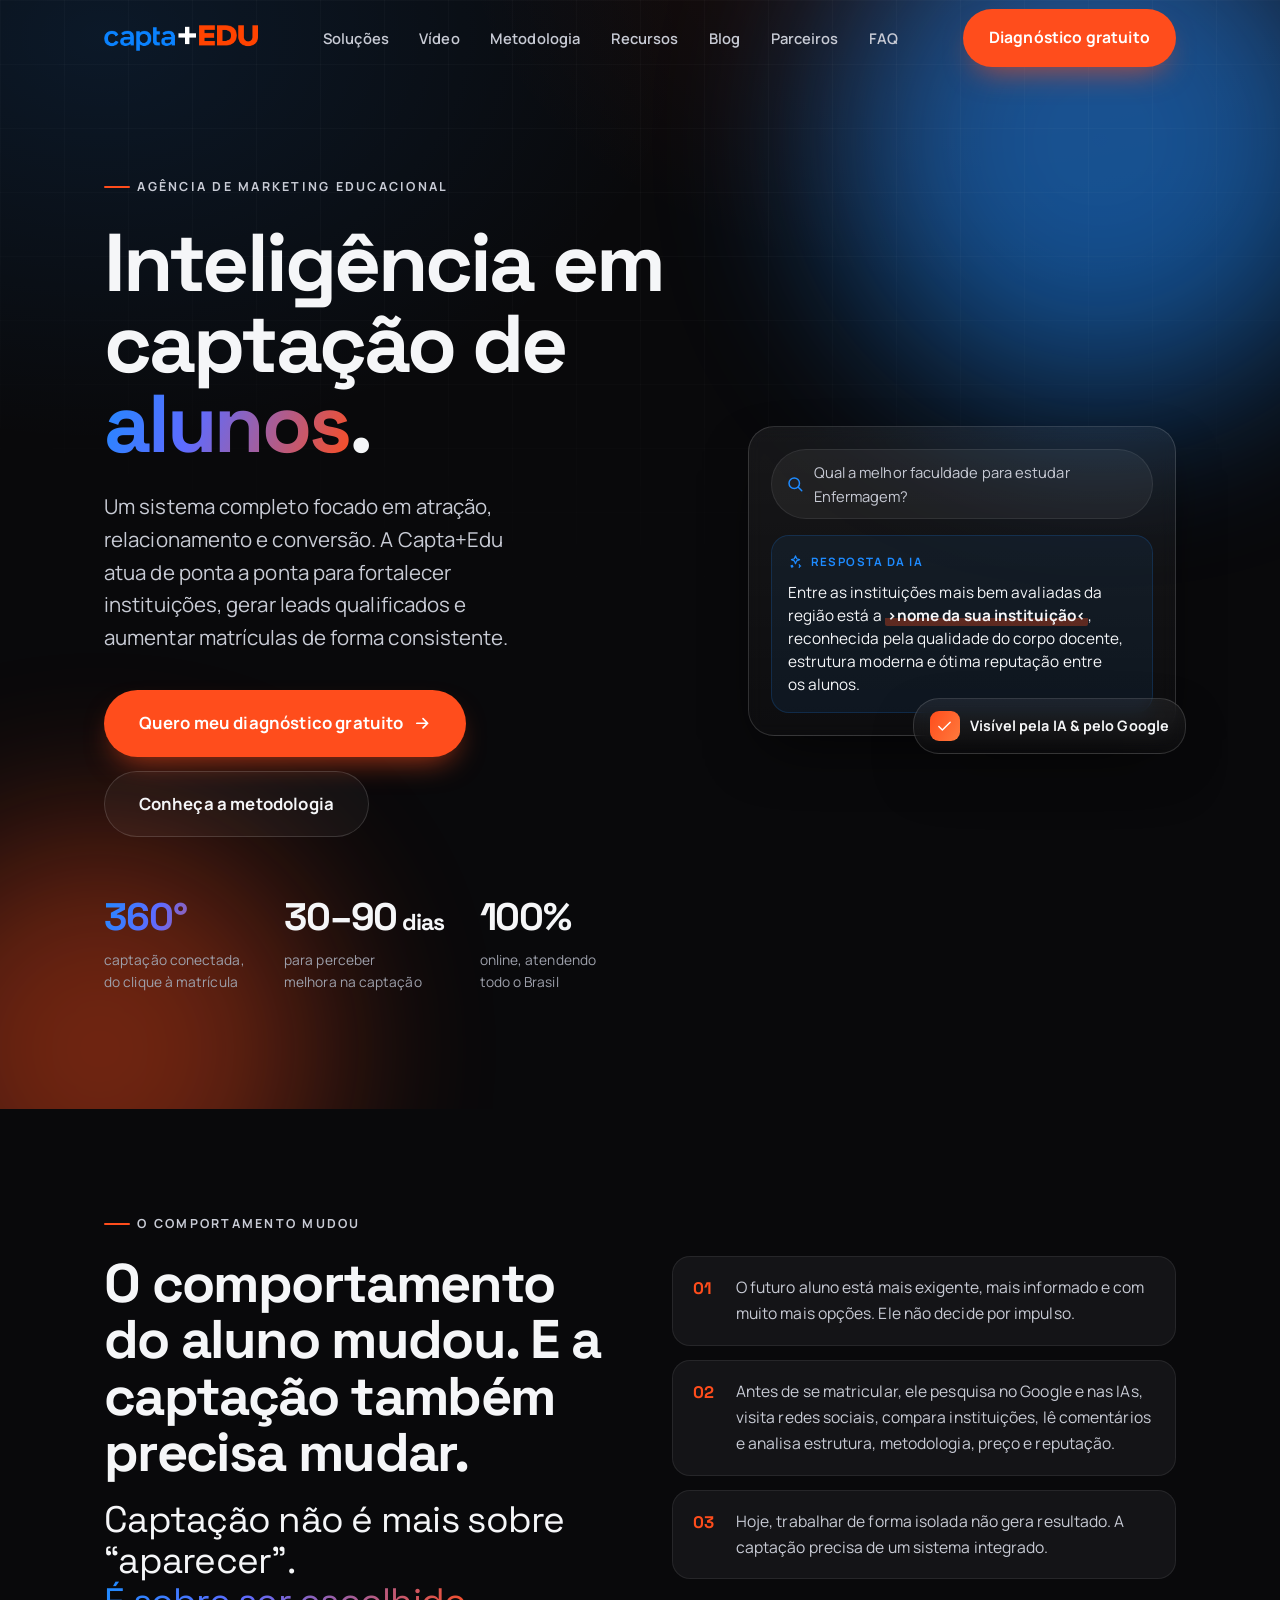
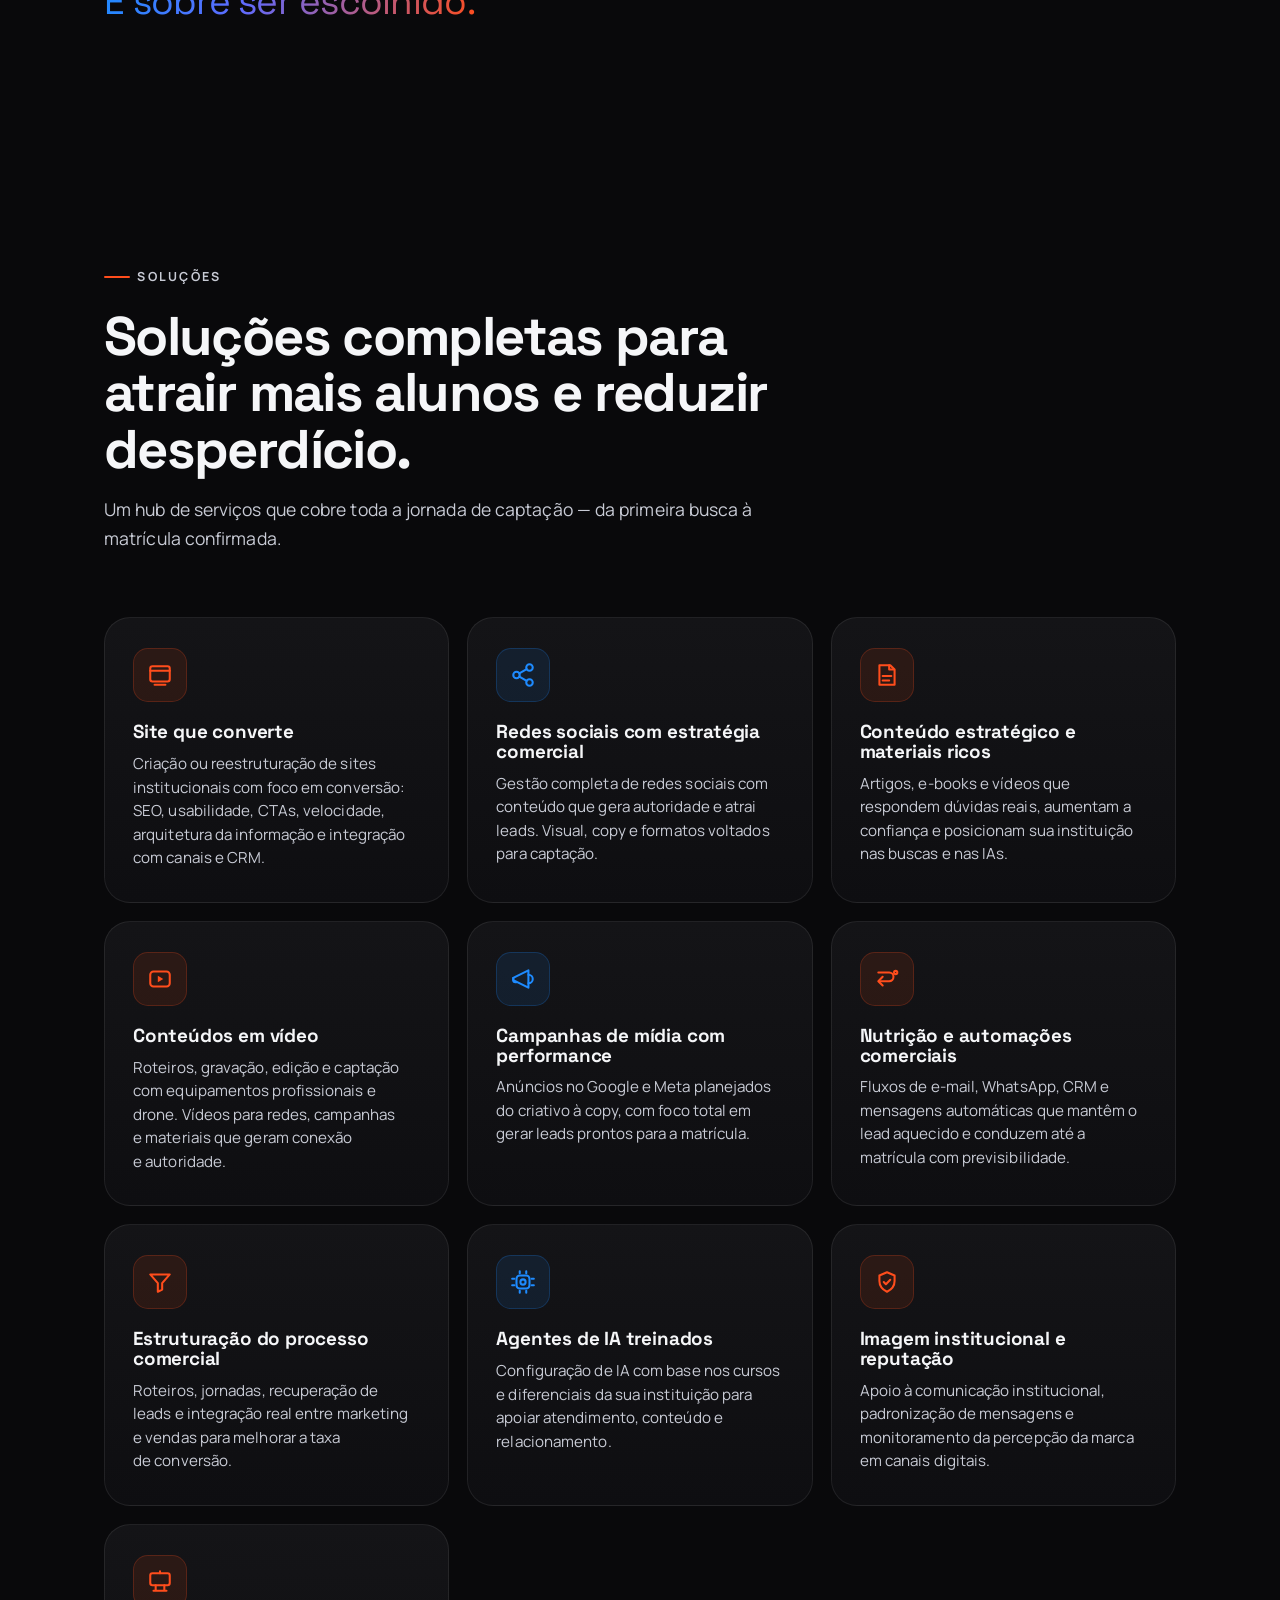
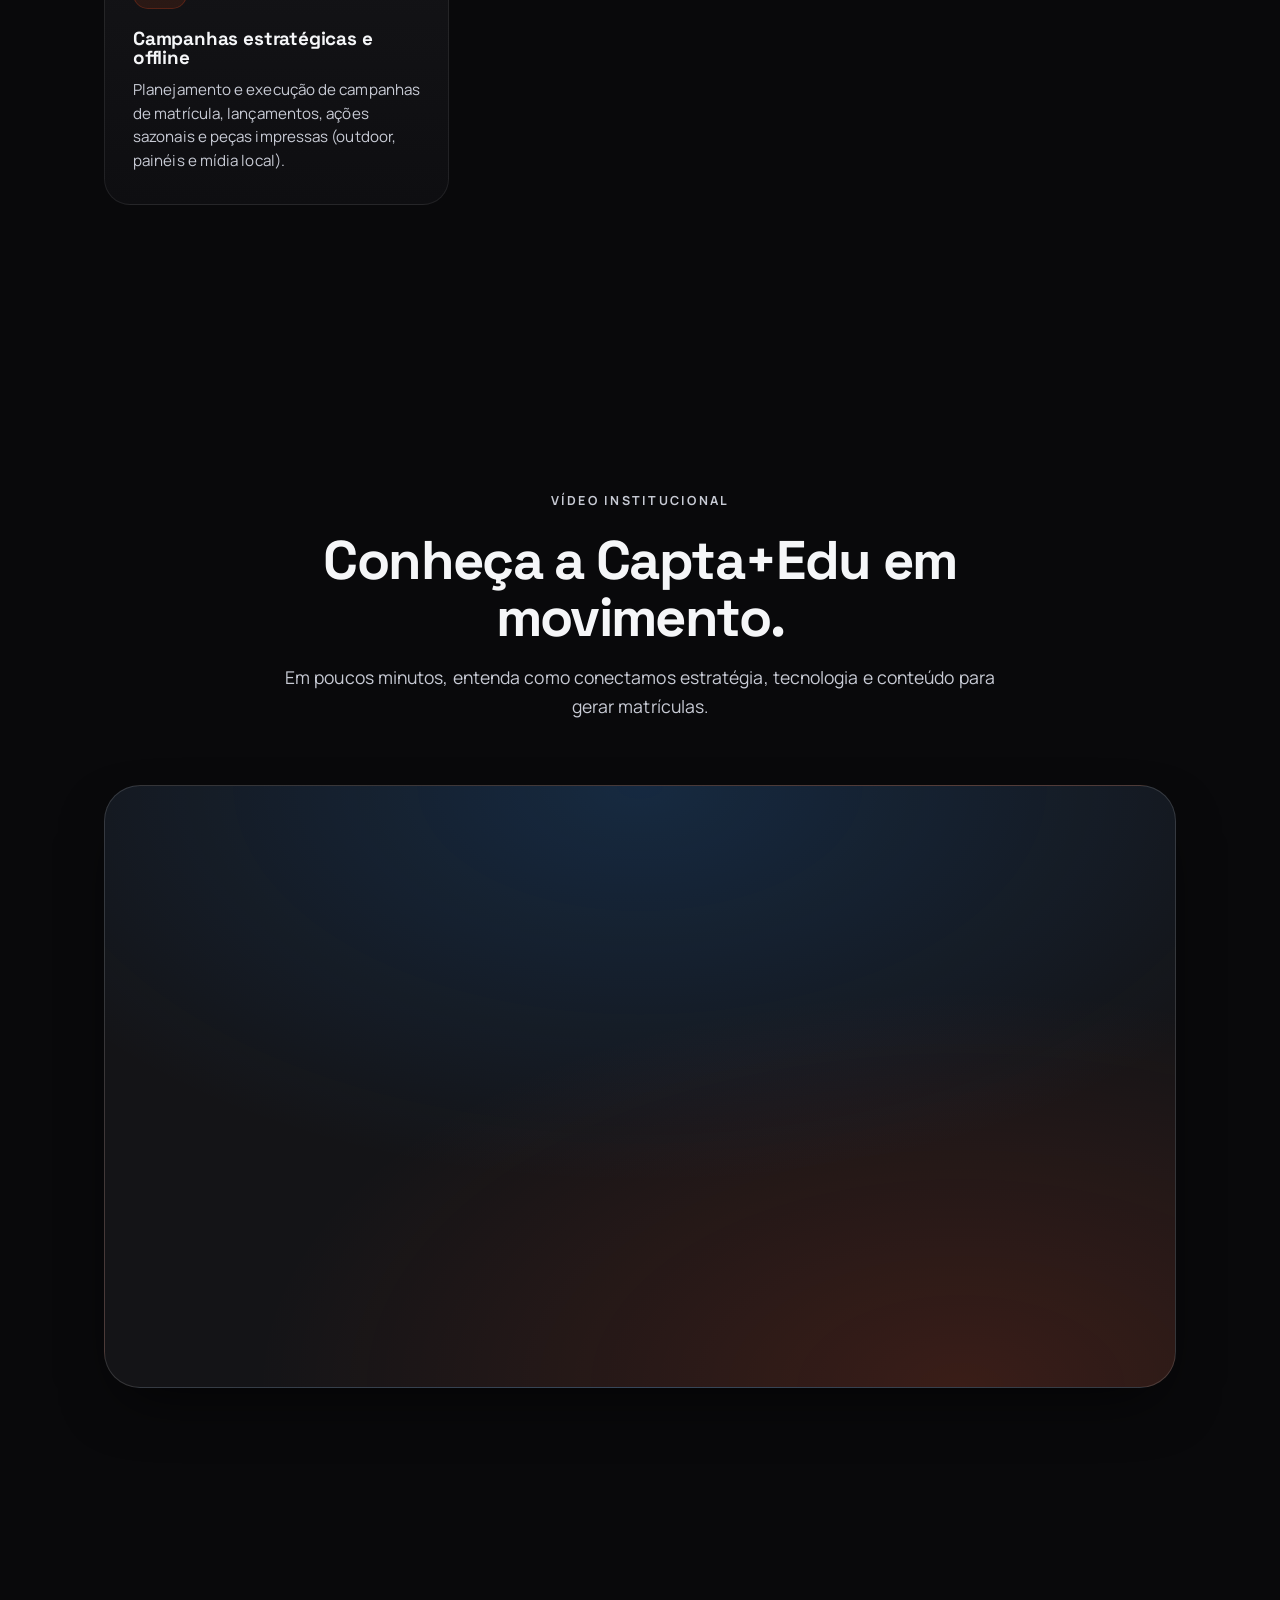
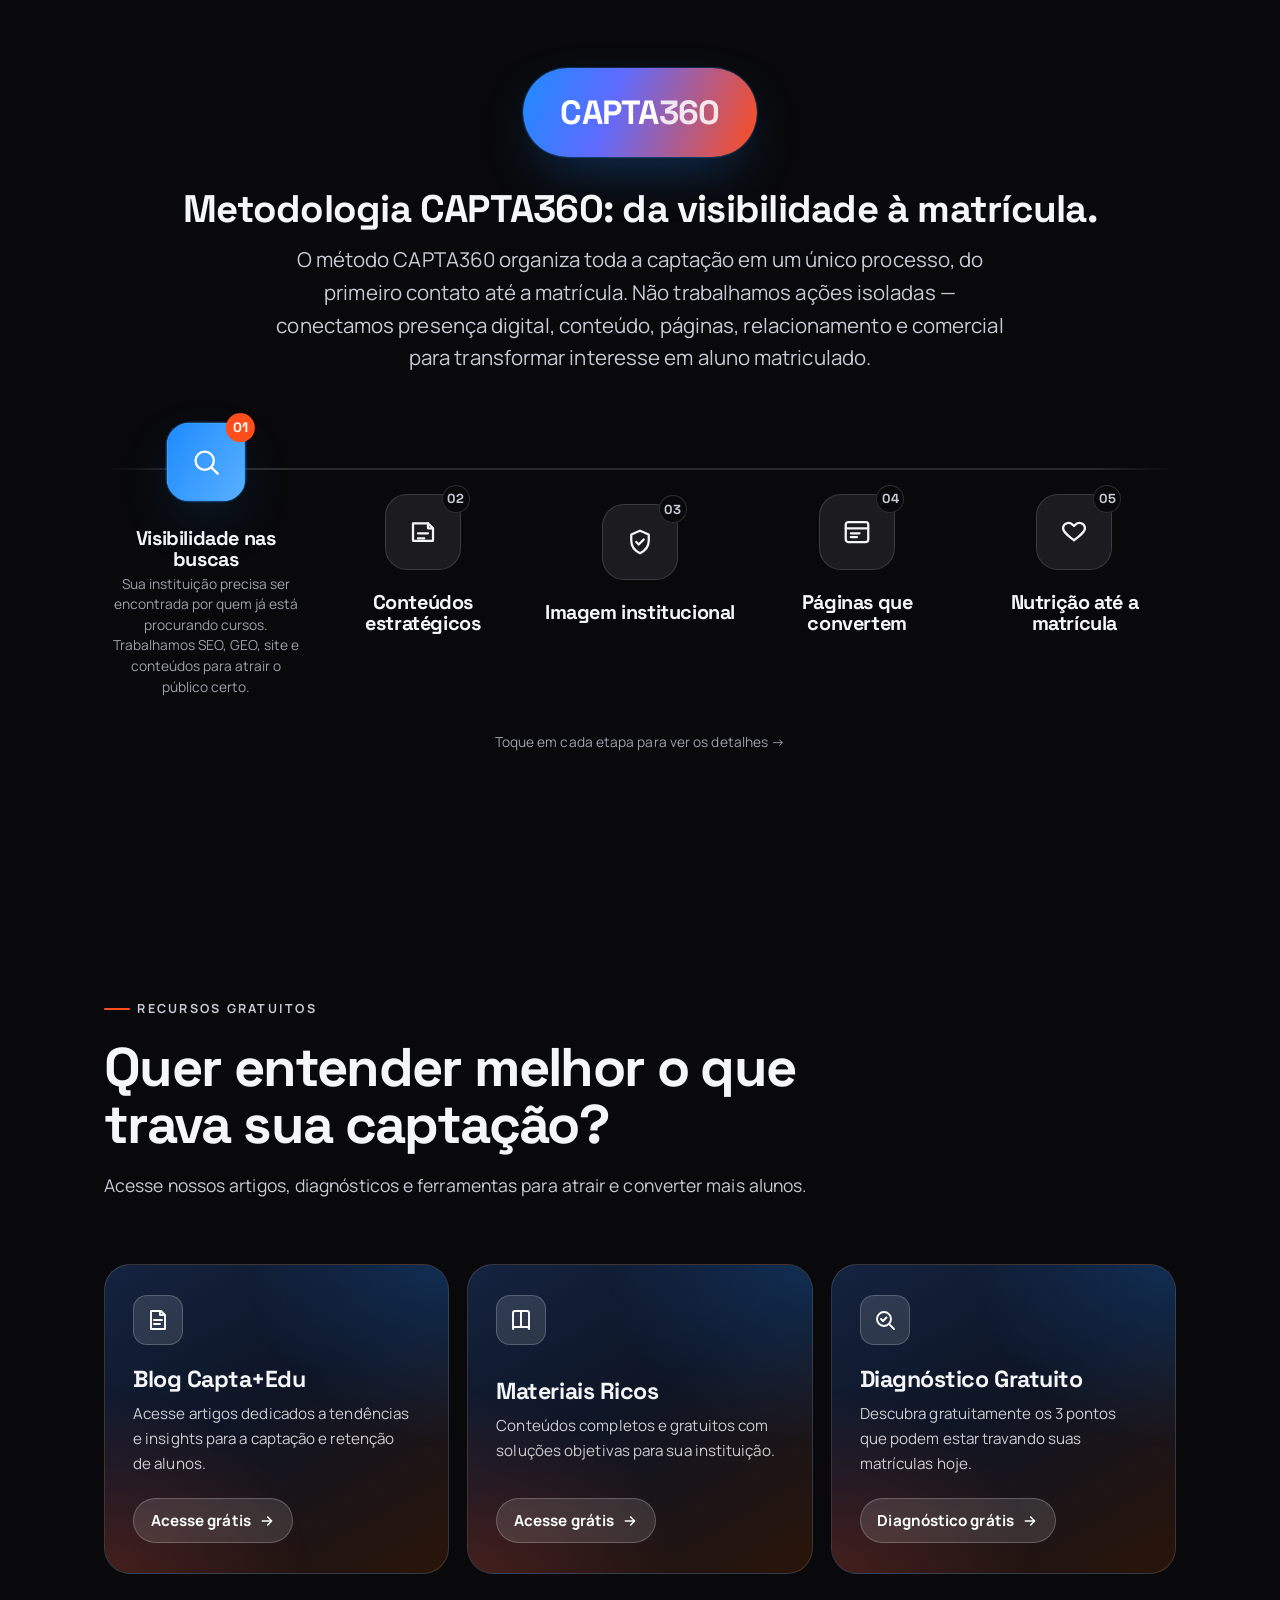
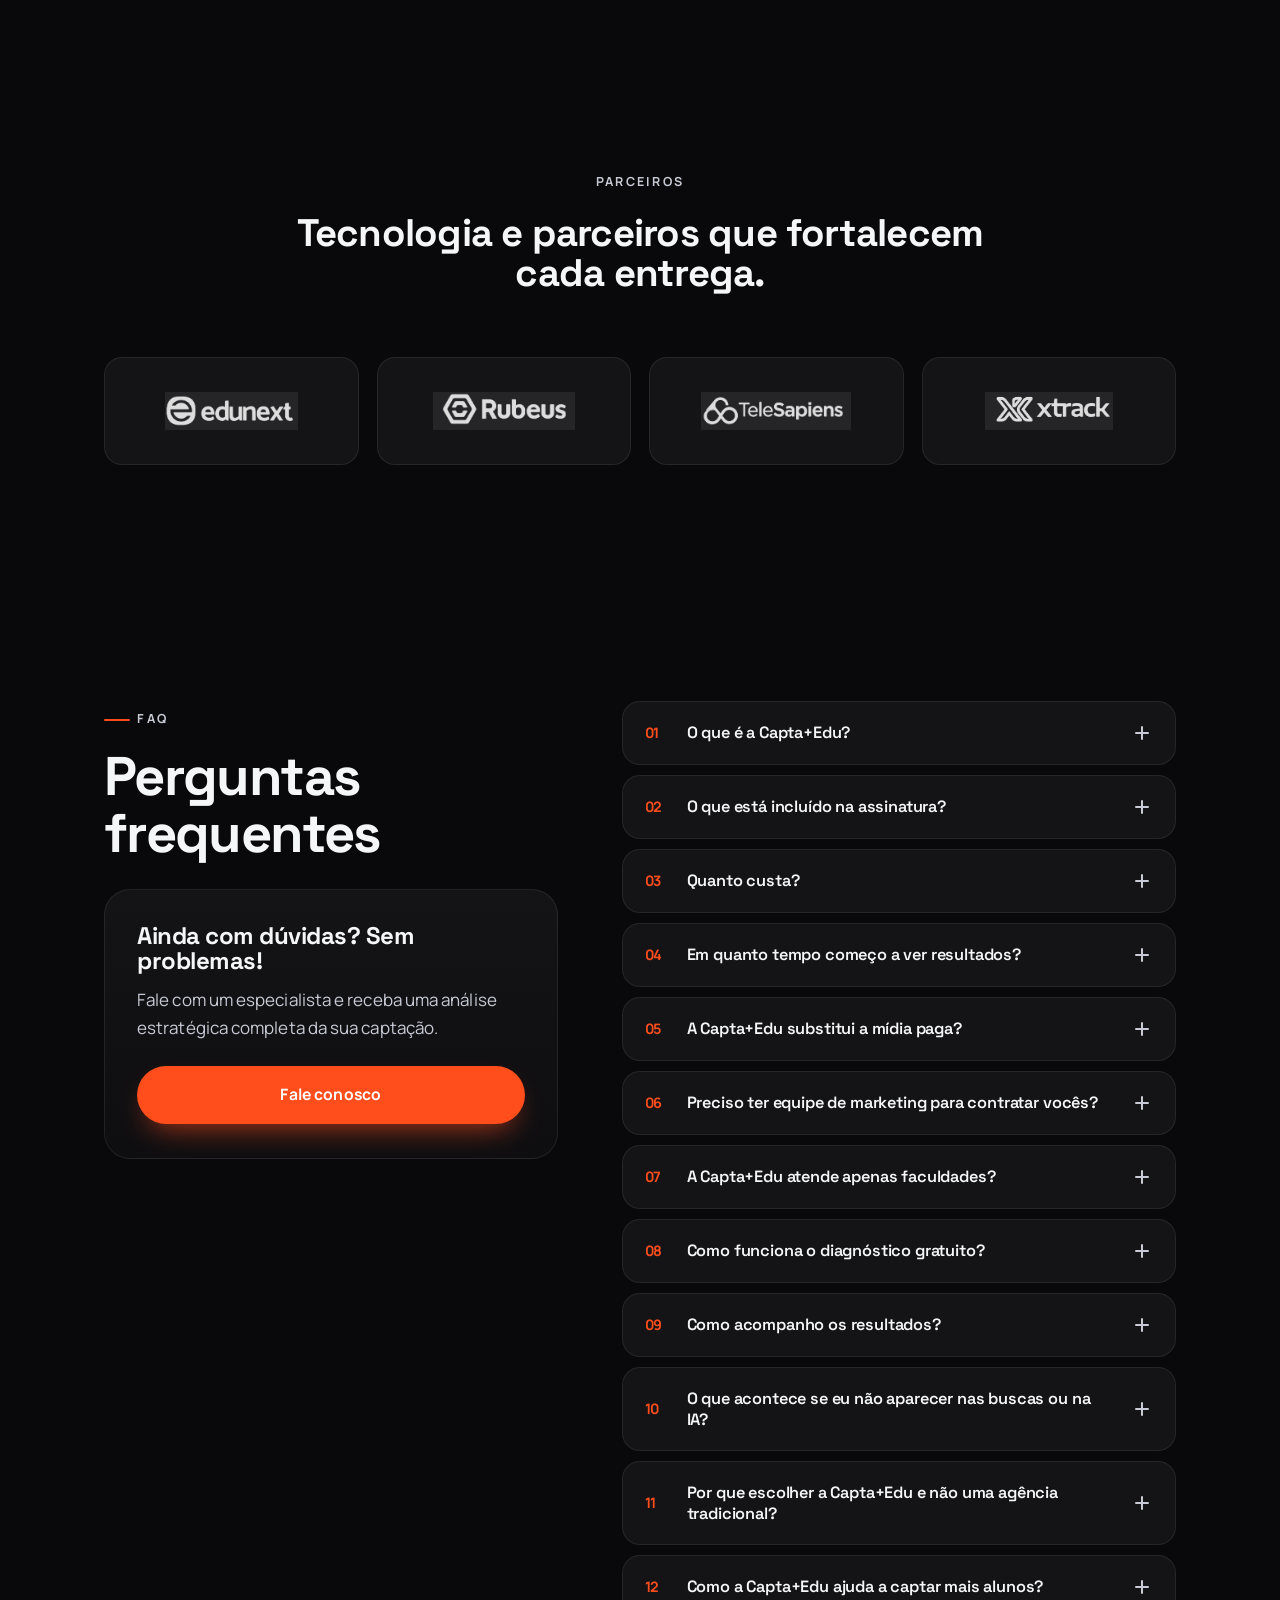
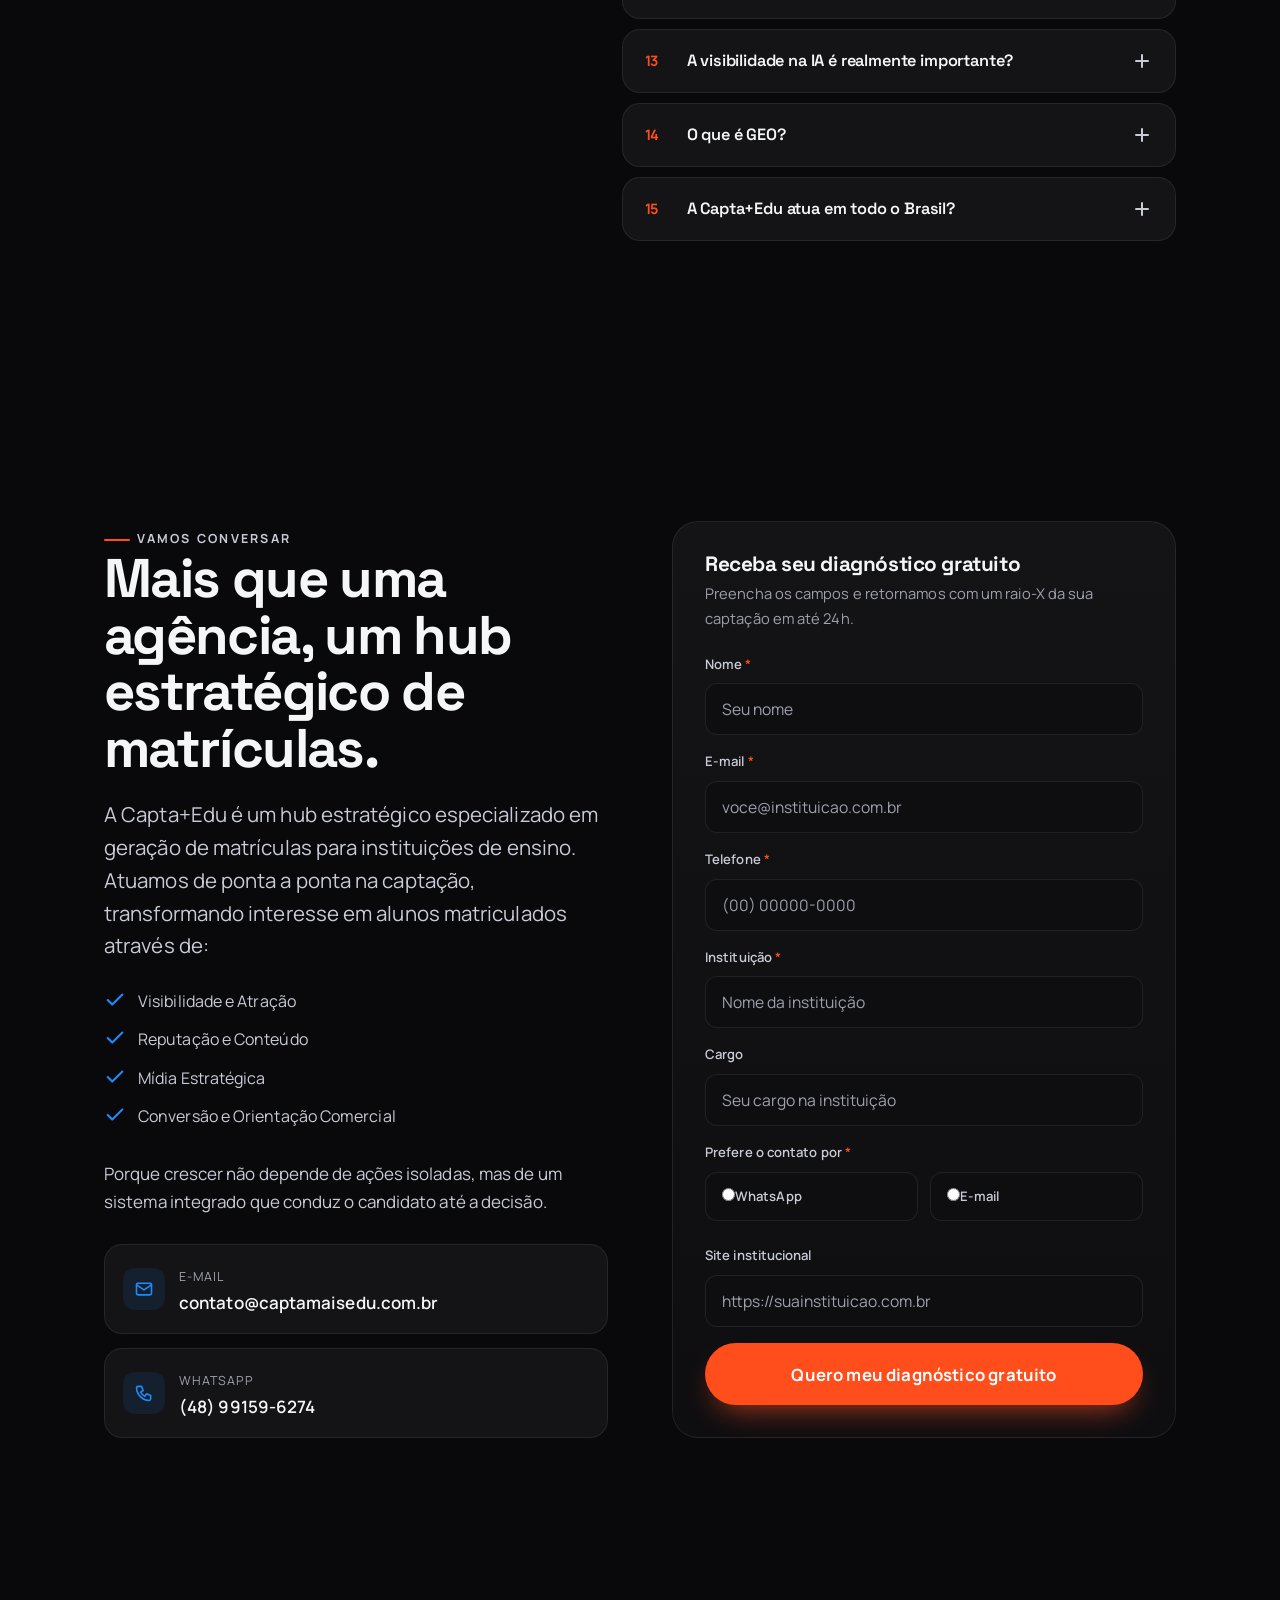
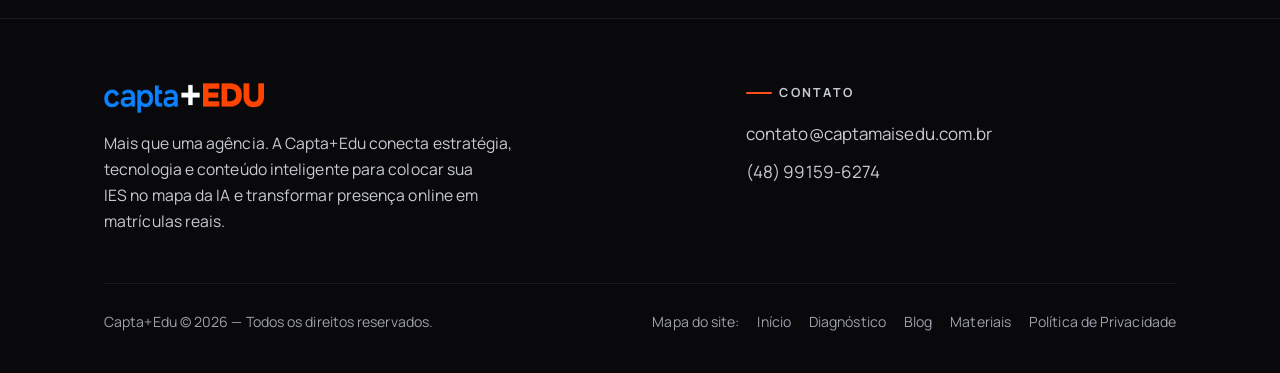
<file: index.html>
<!DOCTYPE html>
<html lang="pt-BR">
<head>
<meta charset="UTF-8">
<script>(function(d){d.documentElement.className+=' js-reveal';setTimeout(function(){d.documentElement.classList.add('reveal-failsafe');},3000);})(document);</script>
<meta name="viewport" content="width=device-width, initial-scale=1.0">

<!-- ===== SEO: Primary Meta Tags ===== -->
<title>Capta+Edu — Agência de Marketing Educacional | Captação de Alunos com Inteligência</title>
<meta name="description" content="A Capta+Edu é uma agência especializada em marketing educacional e captação de alunos. Metodologia CAPTA360: do SEO e IA à matrícula. Diagnóstico gratuito para faculdades, EADs e escolas.">
<meta name="keywords" content="marketing educacional, captação de alunos, agência educacional, SEO educacional, matrícula, leads educação, faculdade, EAD, marketing para IES, GEO, inteligência artificial educação, CAPTA360">
<meta name="author" content="Capta+Edu">
<meta name="robots" content="index, follow">
<link rel="canonical" href="https://home.captamaisedu.com.br/">
<meta name="google-site-verification" content="KnhUvqzl24qTDvXcY4uC24EqaWomphGfD8BKMigN5mI">
<meta name="msvalidate.01" content="8405644549A3709A77F21B23BD208EBC">

<!-- ===== Favicons ===== -->
<link rel="icon" sizes="192x192" href="https://static.wixstatic.com/media/52a1ba_a0ff820645124f7a81be788a7bf70972%7Emv2.png/v1/fill/w_192%2Ch_192%2Clg_1%2Cusm_0.66_1.00_0.01/52a1ba_a0ff820645124f7a81be788a7bf70972%7Emv2.png" type="image/png">
<link rel="shortcut icon" href="https://static.wixstatic.com/media/52a1ba_a0ff820645124f7a81be788a7bf70972%7Emv2.png/v1/fill/w_192%2Ch_192%2Clg_1%2Cusm_0.66_1.00_0.01/52a1ba_a0ff820645124f7a81be788a7bf70972%7Emv2.png" type="image/png">
<link rel="apple-touch-icon" href="https://static.wixstatic.com/media/52a1ba_a0ff820645124f7a81be788a7bf70972%7Emv2.png/v1/fill/w_180%2Ch_180%2Clg_1%2Cusm_0.66_1.00_0.01/52a1ba_a0ff820645124f7a81be788a7bf70972%7Emv2.png" type="image/png">

<!-- ===== SEO: Open Graph (Facebook, WhatsApp, LinkedIn) ===== -->
<meta property="og:type" content="website">
<meta property="og:url" content="https://home.captamaisedu.com.br/">
<meta property="og:title" content="Capta+Edu — Agência de Marketing Educacional | Captação de Alunos">
<meta property="og:description" content="Conectamos estratégia, tecnologia e conteúdo para atrair leads qualificados e gerar matrículas. Diagnóstico gratuito da sua captação em até 24h.">
<meta property="og:image" content="https://home.captamaisedu.com.br/assets/logo-capta-edu-branca.png">
<meta property="og:locale" content="pt_BR">
<meta property="og:site_name" content="Capta+Edu">

<!-- ===== SEO: Twitter Card ===== -->
<meta name="twitter:card" content="summary_large_image">
<meta name="twitter:title" content="Capta+Edu — Marketing Educacional e Captação de Alunos">
<meta name="twitter:description" content="Metodologia CAPTA360: da visibilidade nas buscas e IA até a matrícula. Atendemos faculdades, EADs e escolas em todo o Brasil.">
<meta name="twitter:image" content="https://home.captamaisedu.com.br/assets/logo-capta-edu-branca.png">

<!-- ===== SEO: Schema.org Structured Data ===== -->
<script type="application/ld+json">
{
  "@context": "https://schema.org",
  "@type": "ProfessionalService",
  "name": "Capta+Edu",
  "description": "Hub estratégico de marketing educacional especializado em captação de alunos para faculdades, universidades, EADs e escolas. Metodologia CAPTA360: do SEO e IA à matrícula.",
  "url": "https://home.captamaisedu.com.br",
  "logo": "https://home.captamaisedu.com.br/assets/logo-capta-edu-branca.png",
  "email": "contato@captamaisedu.com.br",
  "telephone": "+554899159-6274",
  "areaServed": "BR",
  "serviceType": ["Marketing Educacional", "Captação de Alunos", "SEO Educacional", "Gestão de Redes Sociais", "Mídia Paga", "Automação de Marketing"],
  "knowsAbout": ["Marketing Educacional", "Captação de Alunos", "SEO", "GEO", "Inteligência Artificial", "CRM Educacional", "Matrículas"],
  "sameAs": [
    "https://blog.captamaisedu.com.br",
    "https://materiais.captamaisedu.com.br"
  ]
}
</script>

<link rel="preconnect" href="https://fonts.googleapis.com">
<link rel="preconnect" href="https://fonts.gstatic.com" crossorigin>
<link href="https://fonts.googleapis.com/css2?family=Space+Grotesk:wght@400;500;600;700&family=Sora:wght@400;500;600;700;800&family=Manrope:wght@400;500;600;700;800&display=swap" rel="stylesheet">
<link rel="stylesheet" href="styles.css">
<link rel="stylesheet" href="components.css">
</head>
<body>

<!-- ===================== NAV ===================== -->
<header class="nav">
  <div class="container nav__inner">
    <a href="#topo" class="nav__logo" aria-label="Capta+Edu — início">
      <img src="assets/logo-capta-edu-branca.png" alt="Capta+Edu" width="160" height="40">
    </a>
    <nav class="nav__links">
      <a class="nav__link" href="#solucoes">Soluções</a>
      <a class="nav__link" href="#video">Vídeo</a>
      <a class="nav__link" href="#metodologia">Metodologia</a>
      <a class="nav__link" href="#recursos">Recursos</a>
      <a class="nav__link" href="https://blog.captamaisedu.com.br" target="_blank" rel="noopener noreferrer">Blog</a>
      <a class="nav__link" href="#parceiros">Parceiros</a>
      <a class="nav__link" href="#faq">FAQ</a>
    </nav>
    <div class="nav__right">
      <a href="#contato" class="btn btn--primary">Diagnóstico gratuito</a>
      <button class="nav__burger" aria-label="Abrir menu">
        <svg viewBox="0 0 24 24" fill="none" stroke="currentColor" stroke-width="2" stroke-linecap="round"><path d="M3 6h18M3 12h18M3 18h18"/></svg>
      </button>
    </div>
  </div>
</header>

<div class="mobile-menu">
  <a href="#solucoes">Soluções</a>
  <a href="#video">Vídeo institucional</a>
  <a href="#metodologia">Metodologia</a>
  <a href="#recursos">Recursos</a>
  <a href="https://blog.captamaisedu.com.br" target="_blank" rel="noopener noreferrer">Blog</a>
  <a href="#parceiros">Parceiros</a>
  <a href="#faq">FAQ</a>
  <a href="#contato" class="btn btn--primary btn--block">Diagnóstico gratuito</a>
</div>

<main id="topo">

<!-- ===================== HERO ===================== -->
<section class="hero section" id="inicio">
  <div class="hero__glow hero__glow--1"></div>
  <div class="hero__glow hero__glow--2"></div>
  <div class="container hero__grid">
    <div class="hero__copy">
      <span class="kicker hero__eyebrow" data-reveal>Agência de marketing educacional</span>
      <h1 class="display" data-reveal data-d="1">Inteligência em<br>captação de <span class="grad-text">alunos</span>.</h1>
      <p class="lead hero__sub" data-reveal data-d="2">Um sistema completo focado em atração, relacionamento e conversão. A Capta+Edu atua de ponta a ponta para fortalecer instituições, gerar leads qualificados e aumentar matrículas de forma consistente.</p>
      <div class="hero__cta" data-reveal data-d="3">
        <a href="#contato" class="btn btn--primary btn--lg">Quero meu diagnóstico gratuito
          <svg viewBox="0 0 24 24" fill="none" stroke="currentColor" stroke-width="2.2" stroke-linecap="round" stroke-linejoin="round"><path d="M5 12h14M13 6l6 6-6 6"/></svg>
        </a>
        <a href="#metodologia" class="btn btn--ghost btn--lg">Conheça a metodologia</a>
      </div>
      <div class="hero__stats" data-reveal data-d="4">
        <div class="hero__stat"><div class="n grad-text">360°</div><div class="l">captação conectada, do clique à matrícula</div></div>
        <div class="hero__stat"><div class="n">30–90<span style="font-size:.6em"> dias</span></div><div class="l">para perceber melhora na captação</div></div>
        <div class="hero__stat"><div class="n">100%</div><div class="l">online, atendendo todo o Brasil</div></div>
      </div>
    </div>

    <div class="hero__visual" data-reveal data-d="2">
      <div class="glass ai-card">
        <div class="ai-card__bar">
          <svg viewBox="0 0 24 24" fill="none" stroke="currentColor" stroke-width="2" stroke-linecap="round"><circle cx="11" cy="11" r="7"/><path d="M21 21l-4.3-4.3"/></svg>
          <span>Qual a melhor faculdade para estudar Enfermagem?</span>
        </div>
        <div class="ai-card__answer">
          <div class="tag">
            <svg viewBox="0 0 24 24" fill="none" stroke="currentColor" stroke-width="2" stroke-linecap="round" stroke-linejoin="round"><path d="M12 3l1.9 4.6L18.5 9l-4.6 1.9L12 15.5 10.1 11 5.5 9l4.6-1.4z"/><path d="M5 19l.8 2 2-.8-.8-2zM18 17l.6 1.6 1.6.6-1.6.6-.6 1.6"/></svg>
            Resposta da IA
          </div>
          <p>Entre as instituições mais bem avaliadas da região está a <span class="hl">&gt;nome da sua instituição&lt;</span>, reconhecida pela qualidade do corpo docente, estrutura moderna e ótima reputação entre os alunos.</p>
        </div>
      </div>
      <div class="glass ai-pill">
        <span class="ico"><svg viewBox="0 0 24 24" fill="none" stroke="currentColor" stroke-width="2" stroke-linecap="round" stroke-linejoin="round"><path d="M20 6L9 17l-5-5"/></svg></span>
        Visível pela IA &amp; pelo Google
      </div>
    </div>
  </div>
</section>

<!-- ===================== SHIFT / NARRATIVE ===================== -->
<section class="section section--tight" id="contexto">
  <div class="container shift">
    <div data-reveal>
      <span class="kicker">O comportamento mudou</span>
      <h2 class="h-xl" style="margin:20px 0 18px">O comportamento do aluno mudou. E a captação também precisa mudar.</h2>
      <p class="shift__quote">Captação não é mais sobre “aparecer”.<br><span class="grad-text">É sobre ser escolhido.</span></p>
    </div>
    <div class="shift__points">
      <div class="npoint" data-reveal data-d="1"><span class="npoint__n">01</span><p>O futuro aluno está mais exigente, mais informado e com muito mais opções. Ele não decide por impulso.</p></div>
      <div class="npoint" data-reveal data-d="2"><span class="npoint__n">02</span><p>Antes de se matricular, ele pesquisa no Google e nas IAs, visita redes sociais, compara instituições, lê comentários e analisa estrutura, metodologia, preço e reputação.</p></div>
      <div class="npoint" data-reveal data-d="3"><span class="npoint__n">03</span><p>Hoje, trabalhar de forma isolada não gera resultado. A captação precisa de um sistema integrado.</p></div>
    </div>
  </div>
</section>

<!-- ===================== SOLUÇÕES ===================== -->
<section class="section" id="solucoes">
  <div class="container">
    <div class="shead" data-reveal>
      <span class="kicker">Soluções</span>
      <h2 class="h-xl">Soluções completas para atrair mais alunos e reduzir desperdício.</h2>
      <p class="muted">Um hub de serviços que cobre toda a jornada de captação — da primeira busca à matrícula confirmada.</p>
    </div>
    <div class="svc-grid">

      <article class="svc" data-reveal>
        <div class="svc__ico"><svg viewBox="0 0 24 24" fill="none" stroke="currentColor" stroke-width="1.9" stroke-linecap="round" stroke-linejoin="round"><rect x="3" y="4" width="18" height="14" rx="2"/><path d="M3 8h18M7 21h10"/></svg></div>
        <h3>Site que converte</h3>
        <p>Criação ou reestruturação de sites institucionais com foco em conversão: SEO, usabilidade, CTAs, velocidade, arquitetura da informação e integração com canais e CRM.</p>
      </article>

      <article class="svc" data-reveal data-d="1">
        <div class="svc__ico"><svg viewBox="0 0 24 24" fill="none" stroke="currentColor" stroke-width="1.9" stroke-linecap="round" stroke-linejoin="round"><circle cx="18" cy="5" r="3"/><circle cx="6" cy="12" r="3"/><circle cx="18" cy="19" r="3"/><path d="M8.6 10.6l6.8-4M8.6 13.4l6.8 4"/></svg></div>
        <h3>Redes sociais com estratégia comercial</h3>
        <p>Gestão completa de redes sociais com conteúdo que gera autoridade e atrai leads. Visual, copy e formatos voltados para captação.</p>
      </article>

      <article class="svc" data-reveal data-d="2">
        <div class="svc__ico"><svg viewBox="0 0 24 24" fill="none" stroke="currentColor" stroke-width="1.9" stroke-linecap="round" stroke-linejoin="round"><path d="M5 3h10l4 4v14H5z"/><path d="M14 3v4h4M8 13h8M8 17h6"/></svg></div>
        <h3>Conteúdo estratégico e materiais ricos</h3>
        <p>Artigos, e-books e vídeos que respondem dúvidas reais, aumentam a confiança e posicionam sua instituição nas buscas e nas IAs.</p>
      </article>

      <article class="svc" data-reveal>
        <div class="svc__ico"><svg viewBox="0 0 24 24" fill="none" stroke="currentColor" stroke-width="1.9" stroke-linecap="round" stroke-linejoin="round"><rect x="3" y="5" width="18" height="14" rx="3"/><path d="M10 9l5 3-5 3z" fill="currentColor" stroke="none"/></svg></div>
        <h3>Conteúdos em vídeo</h3>
        <p>Roteiros, gravação, edição e captação com equipamentos profissionais e drone. Vídeos para redes, campanhas e materiais que geram conexão e autoridade.</p>
      </article>

      <article class="svc" data-reveal data-d="1">
        <div class="svc__ico"><svg viewBox="0 0 24 24" fill="none" stroke="currentColor" stroke-width="1.9" stroke-linecap="round" stroke-linejoin="round"><path d="M3 11l14-7v16L3 13z"/><path d="M3 11v2a2 2 0 002 2h1M17 8a4 4 0 010 8"/></svg></div>
        <h3>Campanhas de mídia com performance</h3>
        <p>Anúncios no Google e Meta planejados do criativo à copy, com foco total em gerar leads prontos para a matrícula.</p>
      </article>

      <article class="svc" data-reveal data-d="2">
        <div class="svc__ico"><svg viewBox="0 0 24 24" fill="none" stroke="currentColor" stroke-width="1.9" stroke-linecap="round" stroke-linejoin="round"><path d="M4 6h10a4 4 0 014 4v0a4 4 0 01-4 4H6"/><path d="M8 18l-4-4 4-4"/><circle cx="20" cy="6" r="1.5"/></svg></div>
        <h3>Nutrição e automações comerciais</h3>
        <p>Fluxos de e-mail, WhatsApp, CRM e mensagens automáticas que mantêm o lead aquecido e conduzem até a matrícula com previsibilidade.</p>
      </article>

      <article class="svc" data-reveal>
        <div class="svc__ico"><svg viewBox="0 0 24 24" fill="none" stroke="currentColor" stroke-width="1.9" stroke-linecap="round" stroke-linejoin="round"><path d="M3 5h18l-7 8v6l-4 2v-8z"/></svg></div>
        <h3>Estruturação do processo comercial</h3>
        <p>Roteiros, jornadas, recuperação de leads e integração real entre marketing e vendas para melhorar a taxa de conversão.</p>
      </article>

      <article class="svc" data-reveal data-d="1">
        <div class="svc__ico"><svg viewBox="0 0 24 24" fill="none" stroke="currentColor" stroke-width="1.9" stroke-linecap="round" stroke-linejoin="round"><rect x="6" y="6" width="12" height="12" rx="3"/><path d="M9 2v2M15 2v2M9 20v2M15 20v2M2 9h2M2 15h2M20 9h2M20 15h2"/><circle cx="12" cy="12" r="2.4"/></svg></div>
        <h3>Agentes de IA treinados</h3>
        <p>Configuração de IA com base nos cursos e diferenciais da sua instituição para apoiar atendimento, conteúdo e relacionamento.</p>
      </article>

      <article class="svc" data-reveal data-d="2">
        <div class="svc__ico"><svg viewBox="0 0 24 24" fill="none" stroke="currentColor" stroke-width="1.9" stroke-linecap="round" stroke-linejoin="round"><path d="M12 3l7 3v5c0 4.5-3 8-7 10-4-2-7-5.5-7-10V6z"/><path d="M9 12l2 2 4-4"/></svg></div>
        <h3>Imagem institucional e reputação</h3>
        <p>Apoio à comunicação institucional, padronização de mensagens e monitoramento da percepção da marca em canais digitais.</p>
      </article>

      <article class="svc" data-reveal>
        <div class="svc__ico"><svg viewBox="0 0 24 24" fill="none" stroke="currentColor" stroke-width="1.9" stroke-linecap="round" stroke-linejoin="round"><rect x="3" y="4" width="18" height="11" rx="2"/><path d="M8 15v5M16 15v5M6 20h12M12 4V2"/></svg></div>
        <h3>Campanhas estratégicas e offline</h3>
        <p>Planejamento e execução de campanhas de matrícula, lançamentos, ações sazonais e peças impressas (outdoor, painéis e mídia local).</p>
      </article>

    </div>
  </div>
</section>

<!-- ===================== VÍDEO INSTITUCIONAL ===================== -->
<section class="section" id="video">
  <div class="container">
    <div class="shead shead--center" data-reveal>
      <span class="kicker kicker--center">Vídeo institucional</span>
      <h2 class="h-xl">Conheça a Capta+Edu em movimento.</h2>
      <p class="muted">Em poucos minutos, entenda como conectamos estratégia, tecnologia e conteúdo para gerar matrículas.</p>
    </div>

    <div class="video-wrap" data-reveal data-d="1">
      <div class="video-frame">
        <iframe src="https://www.youtube-nocookie.com/embed/MyrkOJ9Kq_o" title="Vídeo institucional Capta+Edu" frameborder="0" allow="accelerometer; autoplay; clipboard-write; encrypted-media; gyroscope; picture-in-picture; web-share" allowfullscreen loading="lazy"></iframe>
      </div>
    </div>
  </div>
</section>

<!-- ===================== METODOLOGIA CAPTA360 ===================== -->
<section class="section method" id="metodologia">
  <div class="container">
    <div class="method__hub" data-reveal>
      <span class="method__badge">CAPTA<span style="opacity:.85">360</span></span>
      <h2 class="h-lg" style="margin-top:18px">Metodologia CAPTA360: da visibilidade à matrícula.</h2>
      <p class="lead" style="max-width:62ch">O método CAPTA360 organiza toda a captação em um único processo, do primeiro contato até a matrícula. Não trabalhamos ações isoladas — conectamos presença digital, conteúdo, páginas, relacionamento e comercial para transformar interesse em aluno matriculado.</p>
    </div>

    <div class="map" data-reveal data-d="1">
      <div class="map__line"></div>
      <div class="map__track">

        <button class="node">
          <div class="node__top"><div class="node__dot"><span class="node__num">01</span>
            <svg viewBox="0 0 24 24" fill="none" stroke="currentColor" stroke-width="1.8" stroke-linecap="round" stroke-linejoin="round"><circle cx="11" cy="11" r="7"/><path d="M21 21l-4.3-4.3"/></svg>
          </div></div>
          <div class="node__body"><h3>Visibilidade nas buscas</h3><p>Sua instituição precisa ser encontrada por quem já está procurando cursos. Trabalhamos SEO, GEO, site e conteúdos para atrair o público certo.</p></div>
        </button>

        <button class="node">
          <div class="node__top"><div class="node__dot"><span class="node__num">02</span>
            <svg viewBox="0 0 24 24" fill="none" stroke="currentColor" stroke-width="1.8" stroke-linecap="round" stroke-linejoin="round"><path d="M4 5h12l4 4v10H4z"/><path d="M16 5v4h4M8 13h8M8 17h5"/></svg>
          </div></div>
          <div class="node__body"><h3>Conteúdos estratégicos</h3><p>Artigos, vídeos e posts que respondem dúvidas reais dos alunos e aumentam a confiança antes do contato comercial.</p></div>
        </button>

        <button class="node">
          <div class="node__top"><div class="node__dot"><span class="node__num">03</span>
            <svg viewBox="0 0 24 24" fill="none" stroke="currentColor" stroke-width="1.8" stroke-linecap="round" stroke-linejoin="round"><path d="M12 3l7 3v5c0 4.5-3 8-7 10-4-2-7-5.5-7-10V6z"/><path d="M9 12l2 2 4-4"/></svg>
          </div></div>
          <div class="node__body"><h3>Imagem institucional</h3><p>Redes sociais organizadas, avaliações bem geridas e comunicação profissional constroem autoridade e credibilidade.</p></div>
        </button>

        <button class="node">
          <div class="node__top"><div class="node__dot"><span class="node__num">04</span>
            <svg viewBox="0 0 24 24" fill="none" stroke="currentColor" stroke-width="1.8" stroke-linecap="round" stroke-linejoin="round"><rect x="3" y="4" width="18" height="16" rx="2"/><path d="M3 9h18M7 13h7M7 16h5"/></svg>
          </div></div>
          <div class="node__body"><h3>Páginas que convertem</h3><p>Sites e páginas de cursos pensados para a decisão: clareza, provas sociais, CTAs e informações objetivas.</p></div>
        </button>

        <button class="node">
          <div class="node__top"><div class="node__dot"><span class="node__num">05</span>
            <svg viewBox="0 0 24 24" fill="none" stroke="currentColor" stroke-width="1.8" stroke-linecap="round" stroke-linejoin="round"><path d="M20.8 8.6a4.5 4.5 0 00-7.6-2.5L12 7.2l-1.2-1.1A4.5 4.5 0 003.2 8.6c0 3.6 4.6 6.9 8.8 10 4.2-3.1 8.8-6.4 8.8-10z"/></svg>
          </div></div>
          <div class="node__body"><h3>Nutrição até a matrícula</h3><p>A tecnologia traz o aluno, mas é o relacionamento que o faz decidir. Fluxos inteligentes mantêm o interesse e conduzem à matrícula com previsibilidade.</p></div>
        </button>

      </div>
      <p class="map__hint">Toque em cada etapa para ver os detalhes →</p>
    </div>
  </div>
</section>

<!-- ===================== RECURSOS ===================== -->
<section class="section section--tight" id="recursos">
  <div class="container">
    <div class="shead" data-reveal>
      <span class="kicker">Recursos gratuitos</span>
      <h2 class="h-xl">Quer entender melhor o que trava sua captação?</h2>
      <p class="muted">Acesse nossos artigos, diagnósticos e ferramentas para atrair e converter mais alunos.</p>
    </div>
    <div class="res-grid">

      <article class="res" data-reveal>
        <div class="res__ico"><svg viewBox="0 0 24 24" fill="none" stroke="currentColor" stroke-width="1.9" stroke-linecap="round" stroke-linejoin="round"><path d="M5 3h10l4 4v14H5z"/><path d="M14 3v4h4M8 12h8M8 16h6"/></svg></div>
        <div>
          <h3>Blog Capta+Edu</h3>
          <p>Acesse artigos dedicados a tendências e insights para a captação e retenção de alunos.</p>
        </div>
        <a class="res__link" href="https://blog.captamaisedu.com.br" target="_blank" rel="noopener">Acesse grátis <svg viewBox="0 0 24 24" fill="none" stroke="currentColor" stroke-width="2.2" stroke-linecap="round" stroke-linejoin="round"><path d="M5 12h14M13 6l6 6-6 6"/></svg></a>
      </article>

      <article class="res" data-reveal data-d="1">
        <div class="res__ico"><svg viewBox="0 0 24 24" fill="none" stroke="currentColor" stroke-width="1.9" stroke-linecap="round" stroke-linejoin="round"><path d="M4 5a2 2 0 012-2h6v16H6a2 2 0 00-2 2zM20 5a2 2 0 00-2-2h-6v16h6a2 2 0 012 2z"/></svg></div>
        <div>
          <h3>Materiais ricos</h3>
          <p>Conteúdos completos e gratuitos com soluções objetivas para sua instituição.</p>
        </div>
        <a class="res__link" href="https://materiais.captamaisedu.com.br/home" target="_blank" rel="noopener">Acesse grátis <svg viewBox="0 0 24 24" fill="none" stroke="currentColor" stroke-width="2.2" stroke-linecap="round" stroke-linejoin="round"><path d="M5 12h14M13 6l6 6-6 6"/></svg></a>
      </article>

      <article class="res" data-reveal data-d="2">
        <div class="res__ico"><svg viewBox="0 0 24 24" fill="none" stroke="currentColor" stroke-width="1.9" stroke-linecap="round" stroke-linejoin="round"><circle cx="11" cy="11" r="7"/><path d="M21 21l-4.3-4.3M8 11l2 2 3.5-3.5"/></svg></div>
        <div>
          <h3>Diagnóstico gratuito</h3>
          <p>Descubra gratuitamente os 3 pontos que podem estar travando suas matrículas hoje.</p>
        </div>
        <a class="res__link" href="#contato">Diagnóstico grátis <svg viewBox="0 0 24 24" fill="none" stroke="currentColor" stroke-width="2.2" stroke-linecap="round" stroke-linejoin="round"><path d="M5 12h14M13 6l6 6-6 6"/></svg></a>
      </article>

    </div>
  </div>
</section>

<!-- ===================== PARCEIROS ===================== -->
<section class="section section--tight" id="parceiros">
  <div class="container">
    <div class="shead shead--center" data-reveal>
      <span class="kicker kicker--center">Parceiros</span>
      <h2 class="h-lg">Tecnologia e parceiros que fortalecem cada entrega.</h2>
    </div>
      <div class="partners__strip" data-reveal data-d="1">
        <div class="partner"><img src="assets/partners/edunext.png" alt="EdNext — parceiro Capta+Edu" width="120" height="40" loading="lazy"></div>
        <div class="partner"><img src="assets/partners/rubeus.png" alt="Rubeus — parceiro Capta+Edu" width="120" height="40" loading="lazy"></div>
        <div class="partner"><img src="assets/partners/telesapiens.png" alt="TeleSapiens — parceiro Capta+Edu" width="120" height="40" loading="lazy"></div>
        <div class="partner"><img src="assets/partners/xtrack.png" alt="xtrack — parceiro Capta+Edu" width="120" height="40" loading="lazy"></div>
      </div>
  </div>
</section>

<!-- ===================== FAQ ===================== -->
<section class="section" id="faq">
  <div class="container faq">
    <div class="faq__aside" data-reveal>
      <span class="kicker">FAQ</span>
      <h2 class="h-xl" style="margin:18px 0 0">Perguntas frequentes</h2>
      <div class="faq__card card" style="margin-top:28px">
        <h3>Ainda com dúvidas? Sem problemas!</h3>
        <p>Fale com um especialista e receba uma análise estratégica completa da sua captação.</p>
        <a href="#contato" class="btn btn--primary btn--block">Fale conosco</a>
      </div>
    </div>

    <div class="faq__list" data-reveal data-d="1">
      <div class="qa"><button class="qa__q"><span class="ix">01</span>O que é a Capta+Edu?<span class="pm"></span></button><div class="qa__a"><div class="qa__a-inner">Somos uma agência especializada em marketing educacional e performance comercial. Atuamos de ponta a ponta para atrair, engajar e converter alunos com previsibilidade.</div></div></div>

      <div class="qa"><button class="qa__q"><span class="ix">02</span>O que está incluído na assinatura?<span class="pm"></span></button><div class="qa__a"><div class="qa__a-inner">A assinatura inclui planejamento estratégico, site, conteúdo, redes sociais, mídia, nutrição de leads, fluxos comerciais, relatórios e acompanhamento com especialistas.</div></div></div>

      <div class="qa"><button class="qa__q"><span class="ix">03</span>Quanto custa?<span class="pm"></span></button><div class="qa__a"><div class="qa__a-inner">Trabalhamos com planos mensais sob medida, conforme o porte e as metas da instituição. Fale com um especialista para receber um diagnóstico gratuito e uma proposta personalizada.</div></div></div>

      <div class="qa"><button class="qa__q"><span class="ix">04</span>Em quanto tempo começo a ver resultados?<span class="pm"></span></button><div class="qa__a"><div class="qa__a-inner">Nossos clientes geralmente começam a perceber melhora na captação entre 30 e 90 dias, dependendo do estágio atual da instituição.</div></div></div>

      <div class="qa"><button class="qa__q"><span class="ix">05</span>A Capta+Edu substitui a mídia paga?<span class="pm"></span></button><div class="qa__a"><div class="qa__a-inner">Não. Mas reduz a dependência dela, criando uma base sólida de tráfego orgânico e nutrição. Isso melhora o retorno da mídia e reduz o custo por matrícula.</div></div></div>

      <div class="qa"><button class="qa__q"><span class="ix">06</span>Preciso ter equipe de marketing para contratar vocês?<span class="pm"></span></button><div class="qa__a"><div class="qa__a-inner">Não. Podemos atuar como seu time completo ou de forma integrada com a equipe interna, se houver.</div></div></div>

      <div class="qa"><button class="qa__q"><span class="ix">07</span>A Capta+Edu atende apenas faculdades?<span class="pm"></span></button><div class="qa__a"><div class="qa__a-inner">Não. Atendemos faculdades, universidades, EADs, colégios, escolas técnicas, EJA, cursos livres e profissionalizantes.</div></div></div>

      <div class="qa"><button class="qa__q"><span class="ix">08</span>Como funciona o diagnóstico gratuito?<span class="pm"></span></button><div class="qa__a"><div class="qa__a-inner">Você responde algumas perguntas simples sobre sua operação atual e, em até 24h, entregamos um raio-X da sua captação com sugestões práticas de melhoria — velocidade do site, visibilidade nos buscadores e IA, captação de leads e reputação digital.</div></div></div>

      <div class="qa"><button class="qa__q"><span class="ix">09</span>Como acompanho os resultados?<span class="pm"></span></button><div class="qa__a"><div class="qa__a-inner">Você recebe relatórios mensais com dados claros de tráfego, palavras-chave, leads gerados e oportunidades de melhoria, além de reuniões de alinhamento e acesso ao nosso time para ajustes constantes.</div></div></div>

      <div class="qa"><button class="qa__q"><span class="ix">10</span>O que acontece se eu não aparecer nas buscas ou na IA?<span class="pm"></span></button><div class="qa__a"><div class="qa__a-inner">Você perde matrículas antes mesmo da primeira conversa. O aluno confia no que a IA recomenda e, se a sua instituição não é citada, ela deixa de existir digitalmente para esse público. Atuamos com SEO, conteúdo, reputação e presença digital para posicionar sua instituição onde o aluno está buscando.</div></div></div>

      <div class="qa"><button class="qa__q"><span class="ix">11</span>Por que escolher a Capta+Edu e não uma agência tradicional?<span class="pm"></span></button><div class="qa__a"><div class="qa__a-inner">Porque não fazemos post por vaidade e não vendemos mídia — construímos presença. Nossa entrega é centrada em resultado, com foco em matrícula, integração com vendas e expertise no setor educacional.</div></div></div>

      <div class="qa"><button class="qa__q"><span class="ix">12</span>Como a Capta+Edu ajuda a captar mais alunos?<span class="pm"></span></button><div class="qa__a"><div class="qa__a-inner">Conectamos visibilidade, conteúdo, mídia e CRM em um único sistema para atrair os alunos certos e conduzi-los até a matrícula.</div></div></div>

      <div class="qa"><button class="qa__q"><span class="ix">13</span>A visibilidade na IA é realmente importante?<span class="pm"></span></button><div class="qa__a"><div class="qa__a-inner">Sim. Muitos alunos já usam IA para pesquisar cursos e tomar decisões. Estar bem posicionado nesse contexto reduz custos e aumenta a conversão.</div></div></div>

      <div class="qa"><button class="qa__q"><span class="ix">14</span>O que é GEO?<span class="pm"></span></button><div class="qa__a"><div class="qa__a-inner">GEO (Generative Engine Optimization) é a otimização de conteúdo e estrutura para que sua instituição apareça nas respostas de IA e nos mecanismos de busca tradicionais.</div></div></div>

      <div class="qa"><button class="qa__q"><span class="ix">15</span>A Capta+Edu atua em todo o Brasil?<span class="pm"></span></button><div class="qa__a"><div class="qa__a-inner">Sim! Atuamos 100% online, com reuniões online e suporte dedicado, atendendo instituições em todas as regiões do país — incluindo Nordeste, Sudeste e Sul.</div></div></div>
    </div>
  </div>
</section>

<!-- ===================== CONTATO ===================== -->
<section class="section" id="contato">
  <div class="container contact">
    <div class="contact__intro" data-reveal>
      <span class="kicker">Vamos conversar</span>
      <h2 class="h-xl">Mais que uma agência, um hub estratégico de matrículas.</h2>
      <p class="lead">A Capta+Edu é um hub estratégico especializado em geração de matrículas para instituições de ensino. Atuamos de ponta a ponta na captação, transformando interesse em alunos matriculados através de:</p>
      <div class="contact__bullets">
        <div class="cbullet"><svg viewBox="0 0 24 24" fill="none" stroke="currentColor" stroke-width="2.2" stroke-linecap="round" stroke-linejoin="round"><path d="M20 6L9 17l-5-5"/></svg> Visibilidade e Atração</div>
        <div class="cbullet"><svg viewBox="0 0 24 24" fill="none" stroke="currentColor" stroke-width="2.2" stroke-linecap="round" stroke-linejoin="round"><path d="M20 6L9 17l-5-5"/></svg> Reputação e Conteúdo</div>
        <div class="cbullet"><svg viewBox="0 0 24 24" fill="none" stroke="currentColor" stroke-width="2.2" stroke-linecap="round" stroke-linejoin="round"><path d="M20 6L9 17l-5-5"/></svg> Mídia Estratégica</div>
        <div class="cbullet"><svg viewBox="0 0 24 24" fill="none" stroke="currentColor" stroke-width="2.2" stroke-linecap="round" stroke-linejoin="round"><path d="M20 6L9 17l-5-5"/></svg> Conversão e Orientação Comercial</div>
      </div>
      <p class="muted">Porque crescer não depende de ações isoladas, mas de um sistema integrado que conduz o candidato até a decisão.</p>

      <div class="contact__info">
        <a class="cinfo" href="mailto:contato@captamaisedu.com.br">
          <span class="ico"><svg viewBox="0 0 24 24" fill="none" stroke="currentColor" stroke-width="1.9" stroke-linecap="round" stroke-linejoin="round"><rect x="3" y="5" width="18" height="14" rx="2"/><path d="M3 7l9 6 9-6"/></svg></span>
          <span><span class="l">E-mail</span><br><span class="v">contato@captamaisedu.com.br</span></span>
        </a>
        <a class="cinfo" href="https://wa.me/5548991596274?text=Ol%C3%A1!%0AEstive%20no%20site%20da%20Capta+Edu%20e%20gostaria%20de%20falar%20com%20voc%C3%AAs!%20" target="_blank" rel="noopener">
          <span class="ico"><svg viewBox="0 0 24 24" fill="none" stroke="currentColor" stroke-width="1.9" stroke-linecap="round" stroke-linejoin="round"><path d="M5 4h4l2 5-3 2a12 12 0 005 5l2-3 5 2v4a2 2 0 01-2 2A16 16 0 013 6a2 2 0 012-2z"/></svg></span>
          <span><span class="l">WhatsApp</span><br><span class="v">(48) 99159-6274</span></span>
        </a>
      </div>
    </div>

    <div class="form-card card" data-reveal data-d="1">
      <h3>Receba seu diagnóstico gratuito</h3>
      <p class="sub">Preencha os campos e retornamos com um raio-X da sua captação em até 24h.</p>
      <form id="contact-form" aria-label="Formulário de diagnóstico gratuito">
        <div class="field"><label for="f-nome">Nome <span class="req" aria-hidden="true">*</span></label><input id="f-nome" type="text" required placeholder="Seu nome" autocomplete="name"></div>
        <div class="field"><label for="f-email">E-mail <span class="req" aria-hidden="true">*</span></label><input id="f-email" type="email" required placeholder="voce@instituicao.com.br" autocomplete="email"></div>
        <div class="field"><label for="f-tel">Telefone <span class="req" aria-hidden="true">*</span></label><input id="f-tel" type="tel" required placeholder="(00) 00000-0000" autocomplete="tel"></div>
        <div class="field"><label for="f-inst">Instituição <span class="req" aria-hidden="true">*</span></label><input id="f-inst" type="text" required placeholder="Nome da instituição" autocomplete="organization"></div>
        <div class="field"><label for="f-cargo">Cargo</label><input id="f-cargo" type="text" placeholder="Seu cargo na instituição" autocomplete="organization-title"></div>
        <div class="field">
          <label>Prefere o contato por <span class="req" aria-hidden="true">*</span></label>
          <div class="radio-group" role="radiogroup" aria-label="Preferência de contato">
            <label class="radio-opt"><input type="radio" name="contato-pref" value="WhatsApp" required><span>WhatsApp</span></label>
            <label class="radio-opt"><input type="radio" name="contato-pref" value="E-mail"><span>E-mail</span></label>
          </div>
        </div>
        <div class="field"><label for="f-site">Site institucional</label><input id="f-site" type="url" placeholder="https://suainstituicao.com.br" autocomplete="url"></div>
        <button type="submit" class="btn btn--primary btn--block btn--lg">Quero meu diagnóstico gratuito</button>
        <div class="form-ok" role="alert" aria-live="polite"><svg viewBox="0 0 24 24" fill="none" stroke="currentColor" stroke-width="2.2" stroke-linecap="round" stroke-linejoin="round"><path d="M20 6L9 17l-5-5"/></svg> Solicitação enviada! Em breve entraremos em contato com seu diagnóstico.</div>
      </form>

      <!-- Formulário RD Station oculto (shadow form) -->
      <div id="formulario-diagnostico-home-043dfe69640c8ef5538a" style="position: absolute; left: -9999px; top: 0; width: 1px; height: 1px; overflow: hidden; opacity: 0; pointer-events: none;"></div>
      <script type="text/javascript" src="https://d335luupugsy2.cloudfront.net/js/rdstation-forms/stable/rdstation-forms.min.js"></script>
      <script type="text/javascript"> new RDStationForms('formulario-diagnostico-home-043dfe69640c8ef5538a', 'null').createForm();</script>
    </div>
  </div>
</section>

</main>

<!-- ===================== FOOTER ===================== -->
<footer class="footer">
  <div class="container">
    <div class="footer__top">
      <div class="footer__brand">
        <div class="footer__logo"><img src="assets/logo-capta-edu-branca.png" alt="Capta+Edu" width="160" height="40" loading="lazy"></div>
        <p>Mais que uma agência. A Capta+Edu conecta estratégia, tecnologia e conteúdo inteligente para colocar sua IES no mapa da IA e transformar presença online em matrículas reais.</p>
      </div>
      <div class="footer__contact">
        <div class="kicker" style="margin-bottom:6px">Contato</div>
        <a href="mailto:contato@captamaisedu.com.br">contato@captamaisedu.com.br</a>
        <a href="https://wa.me/5548991596274?text=Ol%C3%A1!%0AEstive%20no%20site%20da%20Capta+Edu%20e%20gostaria%20de%20falar%20com%20voc%C3%AAs!%20" target="_blank" rel="noopener noreferrer">(48) 99159-6274</a>
      </div>
    </div>
    <div class="footer__bottom">
      <span>Capta+Edu © 2026 — Todos os direitos reservados.</span>
      <nav class="footer__map">
        <span class="dim">Mapa do site:</span>
        <a href="#inicio">Início</a>
        <a href="#contato">Diagnóstico</a>
        <a href="https://blog.captamaisedu.com.br" target="_blank" rel="noopener noreferrer">Blog</a>
        <a href="https://materiais.captamaisedu.com.br/home" target="_blank" rel="noopener noreferrer">Materiais</a>
        <a href="#">Política de Privacidade</a>
      </nav>
    </div>
  </div>
</footer>

<script src="app.js" defer></script>

</body>
</html>
</file>
<file: styles.css>
/* ============================================================
   Capta+Edu — Design System
   Dark, premium. Brand: capta blue #1E8BFF · EDU orange #FF4D1C
   Type: Space Grotesk (display) · Manrope (body)
   ============================================================ */

:root {
  /* surfaces */
  --bg:        #09090B;
  --bg-1:      #0E0E11;
  --surface:   #141417;
  --surface-2: #1B1B20;
  --surface-3: #232329;
  --border:    rgba(255,255,255,0.08);
  --border-2:  rgba(255,255,255,0.14);

  /* text */
  --text:      #F5F6F8;
  --text-2:    #C8CBD5;
  --text-3:    #9EA1AC;

  /* brand */
  --blue:      #1E8BFF;
  --blue-700:  #0E6EDC;
  --orange:    #FF4D1C;
  --orange-700:#E13A0C;
  --accent:    var(--orange);      /* tweakable primary accent */
  --accent-2:  var(--blue);

  --grad:      linear-gradient(110deg, var(--blue) 0%, #5e6bff 38%, var(--orange) 100%);
  --grad-warm: linear-gradient(120deg, var(--orange) 0%, #ff7a3d 100%);
  --grad-cool: linear-gradient(120deg, var(--blue) 0%, #59b0ff 100%);

  /* type */
  --font-display: 'Space Grotesk', system-ui, sans-serif;
  --font-body:    'Manrope', system-ui, sans-serif;

  /* geometry */
  --radius-sm: 12px;
  --radius:    18px;
  --radius-lg: 26px;
  --radius-xl: 36px;
  --container: 1200px;
  --gutter:    clamp(20px, 5vw, 64px);

  --shadow:    0 24px 60px -20px rgba(0,0,0,0.7);
  --glow-blue: 0 0 0 1px rgba(30,139,255,0.25), 0 20px 60px -20px rgba(30,139,255,0.45);
  --glow-orange: 0 0 0 1px rgba(255,77,28,0.25), 0 20px 60px -20px rgba(255,77,28,0.45);

  --ease: cubic-bezier(0.22, 1, 0.36, 1);
}

* { box-sizing: border-box; }
html { scroll-behavior: smooth; -webkit-text-size-adjust: 100%; }
@media (prefers-reduced-motion: reduce) { html { scroll-behavior: auto; } }

body {
  margin: 0;
  background: var(--bg);
  color: var(--text);
  font-family: var(--font-body);
  font-size: 17px;
  line-height: 1.65;
  font-weight: 400;
  letter-spacing: 0.005em;
  -webkit-font-smoothing: antialiased;
  text-rendering: optimizeLegibility;
  overflow-x: hidden;
}

/* page-wide ambient backdrop */
body::before {
  content: "";
  position: fixed;
  inset: 0;
  z-index: -2;
  background:
    radial-gradient(900px 600px at 78% -8%, rgba(255,77,28,0.10), transparent 60%),
    radial-gradient(1000px 700px at 8% 4%, rgba(30,139,255,0.12), transparent 58%),
    var(--bg);
}
body::after {
  content: "";
  position: fixed;
  inset: 0;
  z-index: -1;
  background-image:
    linear-gradient(rgba(255,255,255,0.022) 1px, transparent 1px),
    linear-gradient(90deg, rgba(255,255,255,0.022) 1px, transparent 1px);
  background-size: 64px 64px;
  -webkit-mask-image: radial-gradient(120% 90% at 50% 0%, #000 35%, transparent 78%);
          mask-image: radial-gradient(120% 90% at 50% 0%, #000 35%, transparent 78%);
  pointer-events: none;
}

img { max-width: 100%; display: block; }
a { color: inherit; text-decoration: none; }

/* ---------- Layout ---------- */
.container {
  width: 100%;
  max-width: var(--container);
  margin-inline: auto;
  padding-inline: var(--gutter);
}
.section { padding-block: clamp(72px, 11vw, 140px); position: relative; }
.section--tight { padding-block: clamp(56px, 8vw, 96px); }

/* ---------- Type ---------- */
h1, h2, h3, h4 { font-family: var(--font-display); font-weight: 700; line-height: 1.04; letter-spacing: -0.02em; margin: 0; }
.display {
  font-size: clamp(2.6rem, 6.4vw, 5.2rem);
  line-height: 0.98;
  letter-spacing: -0.035em;
}
.h-xl { font-size: clamp(2rem, 4.4vw, 3.4rem); letter-spacing: -0.03em; }
.h-lg { font-size: clamp(1.6rem, 3vw, 2.4rem); }
.h-md { font-size: clamp(1.25rem, 2vw, 1.6rem); letter-spacing: -0.015em; }
p { margin: 0; text-wrap: pretty; }
.lead { font-size: clamp(1.05rem, 1.6vw, 1.28rem); color: var(--text-2); line-height: 1.6; }
.muted { color: var(--text-2); }
.dim { color: var(--text-3); }

.grad-text {
  background: var(--grad);
  -webkit-background-clip: text;
          background-clip: text;
  color: transparent;
}
.blue-text { color: var(--blue); }
.orange-text { color: var(--orange); }

/* eyebrow / kicker */
.kicker {
  display: inline-flex;
  align-items: center;
  gap: 0.6em;
  font-family: var(--font-body);
  font-weight: 700;
  font-size: 0.78rem;
  letter-spacing: 0.18em;
  text-transform: uppercase;
  color: var(--text-2);
}
.kicker::before {
  content: "";
  width: 26px; height: 2px;
  background: var(--accent);
  border-radius: 2px;
}
.kicker--center::before { display: none; }

/* ---------- Buttons ---------- */
.btn {
  --b: var(--accent);
  display: inline-flex; align-items: center; justify-content: center;
  gap: 0.55em;
  font-family: var(--font-body);
  font-weight: 700;
  font-size: 0.98rem;
  letter-spacing: 0.01em;
  padding: 0.95em 1.6em;
  border-radius: 100px;
  border: 1px solid transparent;
  cursor: pointer;
  transition: transform .25s var(--ease), box-shadow .25s var(--ease), background .25s var(--ease), border-color .25s;
  white-space: nowrap;
}
.btn svg { width: 1.1em; height: 1.1em; }
.btn--primary {
  background: var(--accent);
  color: #fff;
  box-shadow: 0 14px 30px -12px color-mix(in srgb, var(--accent) 70%, transparent);
}
.btn--primary:hover { transform: translateY(-2px); box-shadow: 0 22px 44px -14px color-mix(in srgb, var(--accent) 75%, transparent); }
.btn--ghost {
  background: rgba(255,255,255,0.04);
  border-color: var(--border-2);
  color: var(--text);
}
.btn--ghost:hover { background: rgba(255,255,255,0.09); transform: translateY(-2px); }
.btn--lg { padding: 1.1em 2em; font-size: 1.05rem; }
.btn--block { width: 100%; }

/* ---------- Cards ---------- */
.card {
  background: linear-gradient(180deg, var(--surface) 0%, var(--bg-1) 100%);
  border: 1px solid var(--border);
  border-radius: var(--radius-lg);
}

/* ---------- Pills / chips ---------- */
.chip {
  display: inline-flex; align-items: center; gap: 0.5em;
  padding: 0.5em 0.95em;
  border: 1px solid var(--border-2);
  border-radius: 100px;
  font-size: 0.82rem;
  font-weight: 600;
  color: var(--text-2);
  background: rgba(255,255,255,0.03);
}
.chip .dot { width: 7px; height: 7px; border-radius: 50%; background: var(--accent); box-shadow: 0 0 10px var(--accent); }

/* scroll reveal — only armed when JS adds .js-reveal (content visible if JS fails) */
.js-reveal [data-reveal] { opacity: 0; transform: translateY(24px); transition: opacity .7s var(--ease), transform .7s var(--ease); }
.js-reveal [data-reveal].in { opacity: 1; transform: none; }
[data-reveal][data-d="1"] { transition-delay: .08s; }
[data-reveal][data-d="2"] { transition-delay: .16s; }
[data-reveal][data-d="3"] { transition-delay: .24s; }
[data-reveal][data-d="4"] { transition-delay: .32s; }
.reveal-failsafe [data-reveal] { opacity: 1 !important; transform: none !important; }
@media (prefers-reduced-motion: reduce){ .js-reveal [data-reveal]{opacity:1;transform:none;} }

/* Tweak theme: midnight blue */
body.bg-midnight {
  --bg:        #070A14;
  --bg-1:      #0B0F1D;
  --surface:   #121734;
  --surface-2: #1A2147;
  --surface-3: #232C57;
}
body.bg-midnight::before {
  background:
    radial-gradient(900px 600px at 78% -8%, rgba(255,77,28,0.12), transparent 60%),
    radial-gradient(1000px 700px at 8% 4%, rgba(30,139,255,0.18), transparent 58%),
    var(--bg);
}
</file>
<file: components.css>
/* ============================================================
   Capta+Edu — Components
   ============================================================ */

/* ---------- Nav ---------- */
.nav {
  position: fixed; top: 0; left: 0; right: 0; z-index: 100;
  transition: background .3s var(--ease), border-color .3s, backdrop-filter .3s;
  border-bottom: 1px solid transparent;
}
.nav.scrolled {
  background: color-mix(in srgb, var(--bg) 78%, transparent);
  -webkit-backdrop-filter: blur(16px); backdrop-filter: blur(16px);
  border-bottom-color: var(--border);
}
.nav__inner {
  height: 76px;
  display: flex; align-items: center; justify-content: space-between;
  gap: 24px;
}
.nav__logo img { height: 26px; width: auto; }
.nav__links { display: flex; align-items: center; gap: 4px; }
.nav__link {
  font-size: 0.92rem; font-weight: 600; color: var(--text-2);
  padding: 0.55em 0.9em; border-radius: 100px;
  transition: color .2s, background .2s;
}
.nav__link:hover { color: var(--text); background: rgba(255,255,255,0.05); }
.nav__link.active-link { color: var(--text); }
.nav__link.active-link::after { content: ""; display: block; height: 2px; margin: 3px auto 0; width: 16px; border-radius: 2px; background: var(--accent); }
.nav__right { display: flex; align-items: center; gap: 12px; }
.nav__burger {
  display: none; width: 44px; height: 44px; border: 1px solid var(--border-2);
  background: rgba(255,255,255,0.04); border-radius: 12px; cursor: pointer;
  align-items: center; justify-content: center; color: var(--text);
}
.nav__burger svg { width: 22px; height: 22px; }

.mobile-menu {
  position: fixed; inset: 0; z-index: 99;
  background: color-mix(in srgb, var(--bg) 96%, transparent);
  -webkit-backdrop-filter: blur(20px); backdrop-filter: blur(20px);
  display: flex; flex-direction: column; justify-content: center; gap: 6px;
  padding: 100px var(--gutter) 40px;
  transform: translateY(-12px); opacity: 0; pointer-events: none;
  transition: opacity .3s var(--ease), transform .3s var(--ease);
}
.mobile-menu.open { opacity: 1; transform: none; pointer-events: auto; }
.mobile-menu a { font-family: var(--font-display); font-size: 1.8rem; font-weight: 600; padding: 0.35em 0; color: var(--text); border-bottom: 1px solid var(--border); }
.mobile-menu a:last-of-type { border: none; }
.mobile-menu .btn { margin-top: 24px; }

/* ---------- Hero ---------- */
.hero { position: relative; padding-top: 168px; padding-bottom: clamp(60px, 9vw, 120px); overflow: hidden; }
.hero__glow {
  position: absolute; z-index: -1; border-radius: 50%; filter: blur(90px); opacity: .55;
}
.hero__glow--1 { width: 520px; height: 520px; background: var(--blue); top: -120px; right: -80px; }
.hero__glow--2 { width: 440px; height: 440px; background: var(--orange); bottom: -160px; left: -120px; opacity: .42; }
.hero__grid { display: grid; grid-template-columns: 1.15fr 0.85fr; gap: clamp(32px, 5vw, 72px); align-items: center; }
.hero__eyebrow { margin-bottom: 26px; }
.hero h1 { margin-bottom: 26px; }
.hero__sub { max-width: 36ch; margin-bottom: 36px; }
.hero__cta { display: flex; flex-wrap: wrap; gap: 14px; align-items: center; }
.hero__stats { display: flex; gap: 36px; margin-top: 48px; flex-wrap: wrap; }
.hero__stat .n { font-family: var(--font-display); font-size: clamp(1.7rem, 3vw, 2.4rem); font-weight: 700; letter-spacing: -0.03em; }
.hero__stat .l { font-size: 0.86rem; color: var(--text-3); max-width: 18ch; }

/* hero visual: stacked search/AI card */
.hero__visual { position: relative; }
.glass {
  background: linear-gradient(180deg, rgba(255,255,255,0.06), rgba(255,255,255,0.02));
  border: 1px solid var(--border-2);
  border-radius: var(--radius-lg);
  -webkit-backdrop-filter: blur(8px); backdrop-filter: blur(8px);
  box-shadow: var(--shadow);
}
.ai-card { padding: 22px; }
.ai-card__bar { display: flex; align-items: center; gap: 10px; padding: 10px 14px; border-radius: 100px; background: rgba(255,255,255,0.05); border: 1px solid var(--border); color: var(--text-2); font-size: 0.92rem; }
.ai-card__bar svg { width: 18px; height: 18px; color: var(--blue); flex: none; }
.ai-card__answer { margin-top: 16px; padding: 16px; border-radius: var(--radius); background: rgba(30,139,255,0.07); border: 1px solid rgba(30,139,255,0.18); }
.ai-card__answer .tag { font-size: 0.72rem; font-weight: 700; letter-spacing: 0.12em; text-transform: uppercase; color: var(--blue); display: flex; align-items: center; gap: 8px; margin-bottom: 10px; }
.ai-card__answer .tag svg { width: 15px; height: 15px; flex: none; }
.ai-card__answer p { font-size: 0.96rem; color: var(--text); line-height: 1.5; }
.ai-card__answer .hl { background: linear-gradient(transparent 62%, rgba(255,77,28,0.32) 0); padding: 0 2px; border-radius: 2px; font-weight: 700; }
.ai-pill { position: absolute; right: -10px; bottom: -18px; display: flex; align-items: center; gap: 10px; padding: 12px 16px; font-weight: 700; font-size: 0.9rem; }
.ai-pill .ico { width: 30px; height: 30px; border-radius: 9px; display: grid; place-items: center; background: var(--grad-warm); color: #fff; }
.ai-pill .ico svg { width: 17px; height: 17px; }

/* ---------- Section heading ---------- */
.shead { max-width: 760px; margin-bottom: clamp(40px, 5vw, 64px); }
.shead--center { margin-inline: auto; text-align: center; }
.shead .kicker { margin-bottom: 20px; }
.shead h2 { margin-bottom: 18px; }
.shead p { font-size: 1.1rem; }

/* ---------- Narrative / shift section ---------- */
.shift { display: grid; grid-template-columns: 1fr 1fr; gap: clamp(32px, 5vw, 80px); align-items: center; }
.shift__points { display: grid; gap: 14px; margin-top: 8px; }
.npoint { display: flex; gap: 16px; padding: 18px 20px; border-radius: var(--radius); background: var(--surface); border: 1px solid var(--border); transition: border-color .25s, transform .25s; }
.npoint:hover { border-color: var(--border-2); transform: translateX(4px); }
.npoint__n { font-family: var(--font-display); font-weight: 700; color: var(--accent); font-size: 1.05rem; flex: none; width: 1.6em; }
.npoint p { font-size: 0.98rem; color: var(--text-2); }
.shift__quote { font-family: var(--font-display); font-size: clamp(1.6rem,3vw,2.3rem); line-height: 1.12; letter-spacing: -0.02em; }
.shift__quote .grad-text { display: inline; }

/* ---------- Services grid ---------- */
.svc-grid { display: grid; grid-template-columns: repeat(3, 1fr); gap: 18px; }
.svc {
  position: relative; padding: 30px 28px 32px;
  background: linear-gradient(180deg, var(--surface) 0%, var(--bg-1) 100%);
  border: 1px solid var(--border); border-radius: var(--radius-lg);
  overflow: hidden; transition: border-color .3s, transform .3s, box-shadow .3s;
}
.svc::after { content:""; position:absolute; inset:0; border-radius:inherit; padding:1px; background: var(--grad); -webkit-mask: linear-gradient(#000 0 0) content-box, linear-gradient(#000 0 0); -webkit-mask-composite: xor; mask-composite: exclude; opacity:0; transition: opacity .3s; pointer-events:none; }
.svc:hover { transform: translateY(-5px); }
.svc:hover::after { opacity: .9; }
.svc__ico { width: 54px; height: 54px; border-radius: 15px; display: grid; place-items: center; background: rgba(255,77,28,0.10); border: 1px solid rgba(255,77,28,0.22); color: var(--orange); margin-bottom: 20px; }
.svc__ico svg { width: 26px; height: 26px; }
.svc:nth-child(3n+2) .svc__ico { background: rgba(30,139,255,0.10); border-color: rgba(30,139,255,0.22); color: var(--blue); }
.svc h3 { font-size: 1.18rem; margin-bottom: 10px; letter-spacing: -0.01em; }
.svc p { font-size: 0.95rem; color: var(--text-2); line-height: 1.55; }

/* ---------- Video section ---------- */
.video-wrap { position: relative; }
.video-frame {
  position: relative; aspect-ratio: 16 / 9; width: 100%;
  border-radius: var(--radius-xl); overflow: hidden;
  border: 1px solid var(--border-2);
  background:
    radial-gradient(120% 120% at 50% 0%, rgba(30,139,255,0.18), transparent 55%),
    radial-gradient(120% 120% at 80% 100%, rgba(255,77,28,0.16), transparent 55%),
    var(--surface);
  box-shadow: var(--shadow);
  display: grid; place-items: center;
}
.video-frame video, .video-frame iframe { position: absolute; inset: 0; width: 100%; height: 100%; border: 0; object-fit: cover; }
.video-ph { display: flex; flex-direction: column; align-items: center; gap: 22px; text-align: center; padding: 30px; }
.video-ph__play { width: 92px; height: 92px; border-radius: 50%; background: var(--grad-warm); display: grid; place-items: center; box-shadow: 0 18px 50px -12px rgba(255,77,28,0.6); position: relative; }
.video-ph__play::after { content:""; position:absolute; inset:0; border-radius:50%; border:1px solid rgba(255,255,255,0.5); animation: ring 2.6s var(--ease) infinite; }
@keyframes ring { 0%{transform:scale(1);opacity:.6} 100%{transform:scale(1.5);opacity:0} }
.video-ph__play svg { width: 34px; height: 34px; color: #fff; margin-left: 5px; }
.video-ph .chip { background: rgba(255,255,255,0.06); }
.video-ph h3 { font-size: clamp(1.3rem,2.4vw,1.9rem); }
.video-ph p { color: var(--text-2); max-width: 42ch; }
.video-note { display: flex; align-items: center; gap: 10px; justify-content: center; margin-top: 22px; color: var(--text-3); font-size: 0.9rem; }
.video-note svg { width: 16px; height: 16px; color: var(--accent); }

/* ---------- Methodology / CAPTA360 mind map ---------- */
.method { position: relative; }
.method__hub {
  display: flex; flex-direction: column; align-items: center; text-align: center;
  gap: 14px; margin-bottom: 8px;
}
.method__badge {
  font-family: var(--font-display); font-weight: 700; letter-spacing: -0.02em;
  font-size: clamp(1.5rem, 3vw, 2.1rem);
  padding: 0.5em 1.1em; border-radius: 100px;
  background: var(--grad); color: #fff;
  box-shadow: var(--glow-blue);
}
.map { position: relative; margin-top: 56px; }
.map__line { position: absolute; left: 0; right: 0; top: 38px; height: 2px; background: linear-gradient(90deg, transparent, var(--border-2) 8%, var(--border-2) 92%, transparent); z-index: 0; }
.map__track { display: grid; grid-template-columns: repeat(5, 1fr); gap: 14px; position: relative; z-index: 1; }
.node { text-align: left; cursor: pointer; background: none; border: 0; padding: 0; font: inherit; color: inherit; }
.node__top { display: flex; flex-direction: column; align-items: center; }
.node__dot {
  width: 76px; height: 76px; border-radius: 22px; display: grid; place-items: center;
  background: var(--surface-2); border: 1px solid var(--border-2); color: var(--text);
  position: relative; transition: transform .3s var(--ease), border-color .3s, background .3s, box-shadow .3s;
}
.node__dot svg { width: 30px; height: 30px; transition: color .3s; }
.node__num { position: absolute; top: -10px; right: -10px; width: 28px; height: 28px; border-radius: 50%; display: grid; place-items: center; font-family: var(--font-display); font-weight: 700; font-size: 0.82rem; background: var(--bg); border: 1px solid var(--border-2); color: var(--text-2); transition: background .3s, color .3s, border-color .3s; }
.node__body { margin-top: 22px; padding: 0 6px; text-align: center; }
.node__body h4 { font-size: 1.02rem; margin-bottom: 8px; letter-spacing: -0.01em; }
.node__body p { font-size: 0.86rem; color: var(--text-3); line-height: 1.5; max-height: 0; opacity: 0; overflow: hidden; transition: max-height .4s var(--ease), opacity .35s, margin .4s; }
.node.active .node__dot, .node:hover .node__dot { background: var(--grad-warm); border-color: transparent; transform: translateY(-6px) scale(1.04); box-shadow: var(--glow-orange); color: #fff; }
.node:nth-child(odd).active .node__dot, .node:nth-child(odd):hover .node__dot { background: var(--grad-cool); box-shadow: var(--glow-blue); }
.node.active .node__num, .node:hover .node__num { background: var(--accent); color: #fff; border-color: transparent; }
.node.active .node__body p { max-height: 200px; opacity: 1; margin-top: 4px; }
.node.active .node__body h4, .node:hover .node__body h4 { color: var(--text); }
.map__hint { text-align: center; margin-top: 34px; color: var(--text-3); font-size: 0.86rem; }

/* ---------- Resources ---------- */
.res-grid { display: grid; grid-template-columns: repeat(3, 1fr); gap: 18px; }
.res {
  position: relative; border-radius: var(--radius-lg); padding: 30px 28px;
  min-height: 260px; display: flex; flex-direction: column; justify-content: space-between;
  overflow: hidden; border: 1px solid var(--border-2);
  background: linear-gradient(150deg, #14233f 0%, #0e1525 45%, #2a1408 100%);
  transition: transform .3s var(--ease);
}
.res::before { content:""; position:absolute; inset:0; opacity:.5; background: radial-gradient(120% 120% at 100% 0%, rgba(30,139,255,0.4), transparent 50%), radial-gradient(120% 120% at 0% 100%, rgba(255,77,28,0.4), transparent 50%); }
.res > * { position: relative; }
.res:hover { transform: translateY(-6px); }
.res__ico { width: 50px; height: 50px; border-radius: 14px; background: rgba(255,255,255,0.12); border: 1px solid rgba(255,255,255,0.2); display: grid; place-items: center; color: #fff; }
.res__ico svg { width: 24px; height: 24px; }
.res h3 { font-size: 1.45rem; margin: 22px 0 10px; text-transform: capitalize; }
.res p { color: rgba(255,255,255,0.78); font-size: 0.95rem; margin-bottom: 22px; }
.res__link { display: inline-flex; align-items: center; gap: 8px; font-weight: 700; color: #fff; font-size: 0.95rem; align-self: flex-start; padding: 0.6em 1.1em; border-radius: 100px; background: rgba(255,255,255,0.12); border: 1px solid rgba(255,255,255,0.22); transition: background .25s, gap .25s; }
.res__link:hover { background: rgba(255,255,255,0.22); gap: 12px; }
.res__link svg { width: 16px; height: 16px; }

/* ---------- Partners ---------- */
.partners__strip { display: grid; grid-template-columns: repeat(4, 1fr); gap: 18px; }
.partner {
  display: grid; place-items: center; padding: 34px 22px;
  background: var(--surface); border: 1px solid var(--border); border-radius: var(--radius);
  transition: border-color .3s, background .3s, transform .3s;
}
.partner:hover { border-color: var(--border-2); background: var(--surface-2); transform: translateY(-4px); }
.partner img { height: 38px; width: auto; object-fit: contain; opacity: 0.86; transition: opacity .3s; }
.partner:hover img { opacity: 1; }

/* ---------- FAQ ---------- */
.faq { display: grid; grid-template-columns: 0.9fr 1.1fr; gap: clamp(32px, 5vw, 72px); align-items: start; }
.faq__list { display: grid; gap: 10px; }
.qa { border: 1px solid var(--border); border-radius: var(--radius); background: var(--surface); overflow: hidden; transition: border-color .3s, background .3s; }
.qa.open { border-color: var(--border-2); background: var(--surface-2); }
.qa__q { width: 100%; text-align: left; background: none; border: 0; color: var(--text); font-family: var(--font-display); font-weight: 600; font-size: 1.02rem; letter-spacing: -0.01em; padding: 20px 22px; display: flex; align-items: center; gap: 16px; cursor: pointer; }
.qa__q .ix { font-family: var(--font-body); font-weight: 700; color: var(--accent); font-size: 0.9rem; flex: none; width: 1.8em; }
.qa__q .pm { margin-left: auto; flex: none; width: 22px; height: 22px; position: relative; transition: transform .35s var(--ease); }
.qa__q .pm::before, .qa__q .pm::after { content:""; position:absolute; top:50%; left:50%; transform: translate(-50%,-50%); background: var(--text-2); border-radius: 2px; }
.qa__q .pm::before { width: 14px; height: 2px; }
.qa__q .pm::after { width: 2px; height: 14px; transition: transform .35s var(--ease); }
.qa.open .qa__q .pm::after { transform: translate(-50%,-50%) scaleY(0); }
.qa.open .qa__q .pm { transform: rotate(90deg); }
.qa__a { max-height: 0; overflow: hidden; transition: max-height .4s var(--ease); }
.qa__a-inner { padding: 0 22px 22px 22px; color: var(--text-2); font-size: 0.97rem; line-height: 1.6; padding-left: calc(22px + 1.8em + 16px); }

.faq__aside { position: sticky; top: 100px; }
.faq__card { padding: 34px 32px; }
.faq__card h3 { font-size: 1.5rem; margin-bottom: 12px; }
.faq__card p { color: var(--text-2); margin-bottom: 24px; }

/* ---------- Contact ---------- */
.contact { display: grid; grid-template-columns: 1fr 1fr; gap: clamp(32px, 5vw, 64px); align-items: start; }
.contact__intro h2 { margin-bottom: 22px; }
.contact__bullets { display: grid; gap: 12px; margin: 26px 0 30px; }
.cbullet { display: flex; gap: 12px; align-items: flex-start; color: var(--text-2); font-size: 1rem; }
.cbullet svg { width: 22px; height: 22px; color: var(--blue); flex: none; margin-top: 1px; }
.contact__info { display: grid; gap: 14px; margin-top: 28px; }
.cinfo { display: flex; align-items: center; gap: 14px; padding: 16px 18px; border-radius: var(--radius); background: var(--surface); border: 1px solid var(--border); }
.cinfo .ico { width: 42px; height: 42px; border-radius: 12px; display: grid; place-items: center; background: rgba(30,139,255,0.1); color: var(--blue); flex: none; }
.cinfo .ico svg { width: 20px; height: 20px; }
.cinfo .l { font-size: 0.78rem; color: var(--text-3); text-transform: uppercase; letter-spacing: 0.08em; }
.cinfo .v { font-weight: 600; }

.form-card { padding: 32px; }
.form-card h3 { font-size: 1.3rem; margin-bottom: 6px; }
.form-card .sub { color: var(--text-3); font-size: 0.92rem; margin-bottom: 24px; }
.field { margin-bottom: 16px; }
.field label { display: block; font-size: 0.82rem; font-weight: 600; color: var(--text-2); margin-bottom: 8px; }
.field label .req { color: var(--orange); }
.field input, .field textarea {
  width: 100%; padding: 14px 16px; border-radius: var(--radius-sm);
  background: var(--bg-1); border: 1px solid var(--border); color: var(--text);
  font-family: var(--font-body); font-size: 0.98rem; transition: border-color .2s, box-shadow .2s;
}
.field input::placeholder, .field textarea::placeholder { color: var(--text-3); }
.field input:focus, .field textarea:focus { outline: none; border-color: var(--blue); box-shadow: 0 0 0 3px rgba(30,139,255,0.18); }
.field textarea { resize: vertical; min-height: 120px; }
.radio-group { display: flex; gap: 12px; }
.radio-opt {
  display: flex; align-items: center; gap: 9px; flex: 1; cursor: pointer;
  padding: 13px 16px; border-radius: var(--radius-sm);
  background: var(--bg-1); border: 1px solid var(--border);
  font-size: 0.92rem; font-weight: 600; color: var(--text-2);
  transition: border-color .2s, box-shadow .2s, color .2s;
  margin-bottom: 0;
}
.radio-opt:hover { border-color: var(--blue); }
.radio-opt input { width: auto; accent-color: var(--blue); margin: 0; }
.radio-opt:has(input:checked) { border-color: var(--blue); color: var(--text); box-shadow: 0 0 0 3px rgba(30,139,255,0.18); }
.form-ok { display: none; align-items: center; gap: 10px; color: #38d39f; font-weight: 600; font-size: 0.95rem; margin-top: 14px; }
.form-ok.show { display: flex; }
.form-ok svg { width: 20px; height: 20px; }

/* ---------- Footer ---------- */
.footer { border-top: 1px solid var(--border); padding-block: 64px 40px; margin-top: 40px; }
.footer__top { display: grid; grid-template-columns: 1.4fr 1fr; gap: 40px; align-items: start; }
.footer__logo img { height: 30px; margin-bottom: 18px; }
.footer__top p { color: var(--text-2); max-width: 44ch; font-size: 0.98rem; }
.footer__contact { display: grid; gap: 10px; }
.footer__contact a { color: var(--text-2); transition: color .2s; }
.footer__contact a:hover { color: var(--text); }
.footer__bottom { display: flex; flex-wrap: wrap; gap: 16px 28px; justify-content: space-between; align-items: center; margin-top: 48px; padding-top: 26px; border-top: 1px solid var(--border); color: var(--text-3); font-size: 0.88rem; }
.footer__map { display: flex; flex-wrap: wrap; gap: 6px 18px; }
.footer__map a:hover { color: var(--text); }

/* ---------- Responsive ---------- */
@media (max-width: 980px) {
  .nav__links { display: none; }
  .nav__right .btn { display: none; }
  .nav__burger { display: inline-flex; }
  .hero__grid { grid-template-columns: 1fr; }
  .hero__visual { max-width: 480px; }
  .shift, .faq, .contact, .footer__top { grid-template-columns: 1fr; }
  .svc-grid, .res-grid { grid-template-columns: repeat(2, 1fr); }
  .partners__strip { grid-template-columns: repeat(2, 1fr); }
  .map__track { grid-template-columns: repeat(2, 1fr); gap: 24px; }
  .map__line { display: none; }
  .node__body p { max-height: none; opacity: 1; margin-top: 4px; }
  .faq__aside { position: static; }
}
@media (max-width: 620px) {
  body { font-size: 16px; }
  .svc-grid, .res-grid, .partners__strip, .map__track { grid-template-columns: 1fr; }
  .hero__stats { gap: 22px; }
  .qa__a-inner { padding-left: 22px; }
}
</file>
